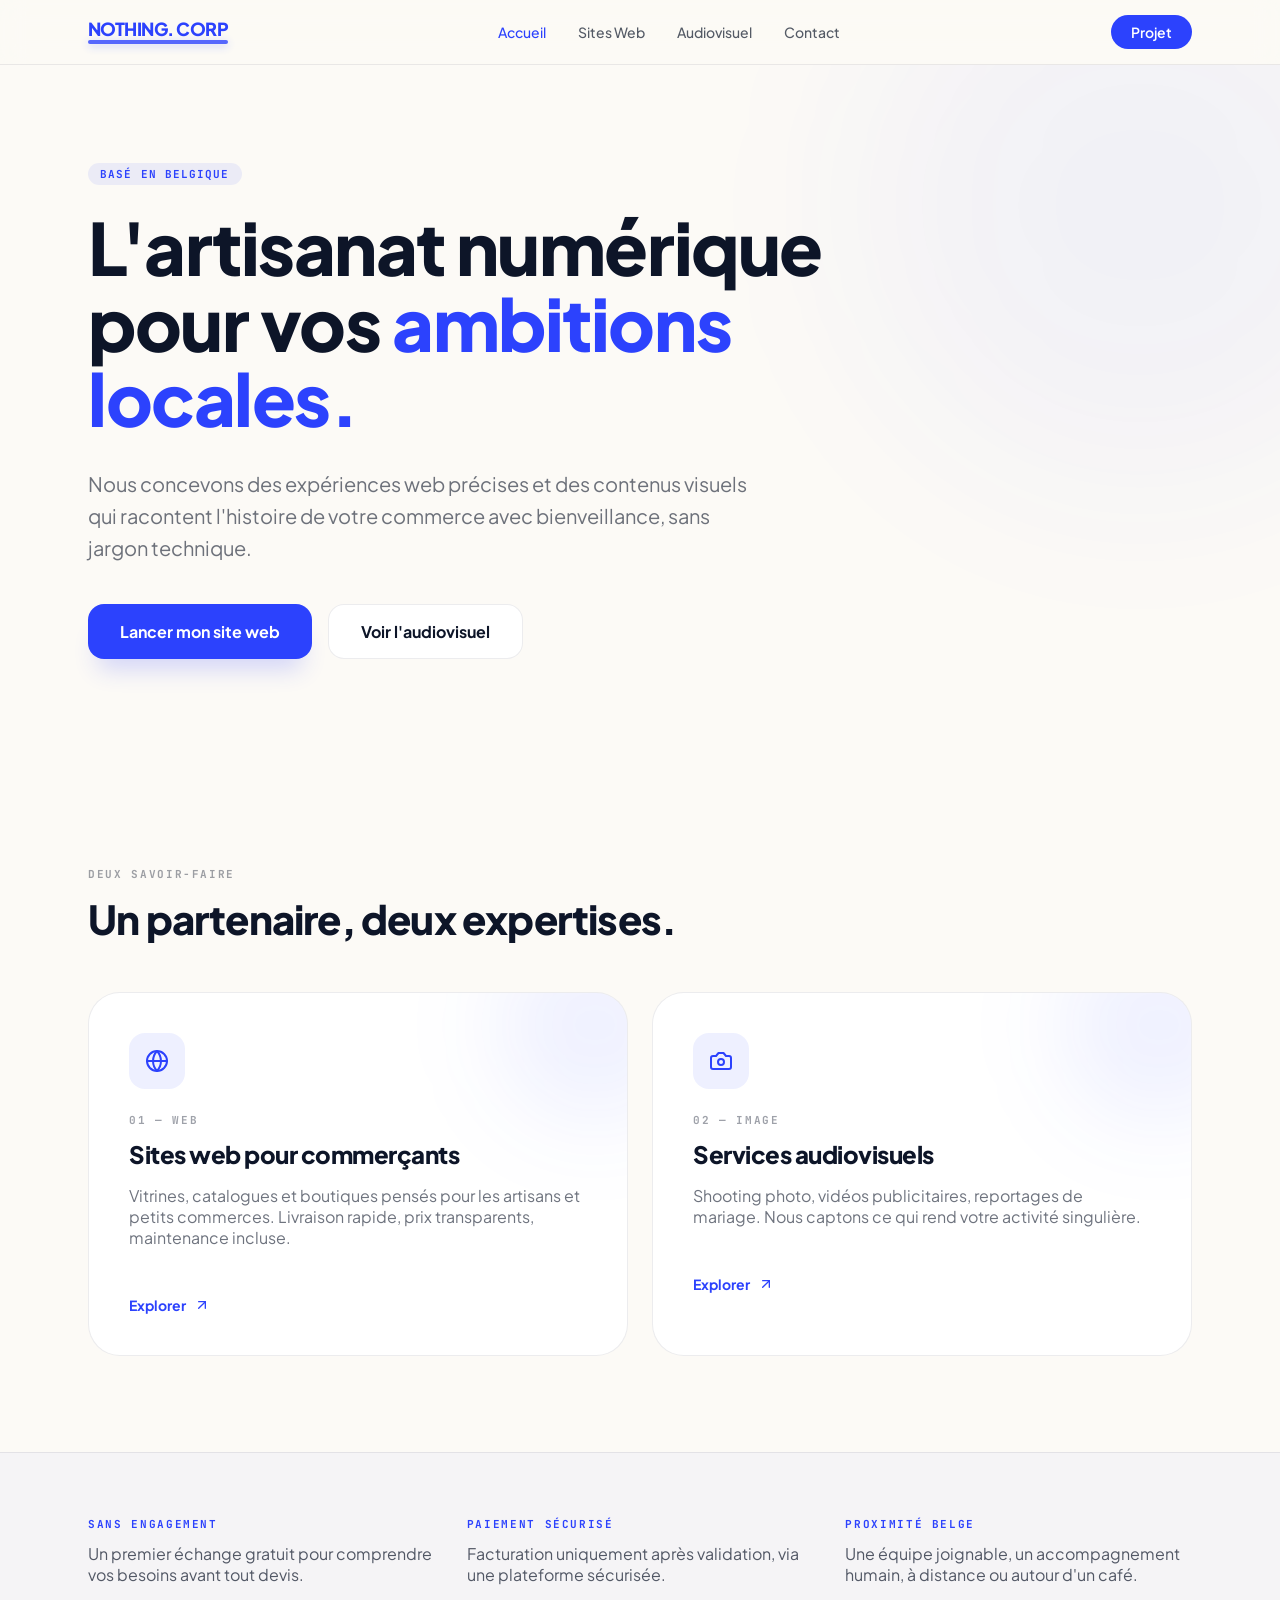
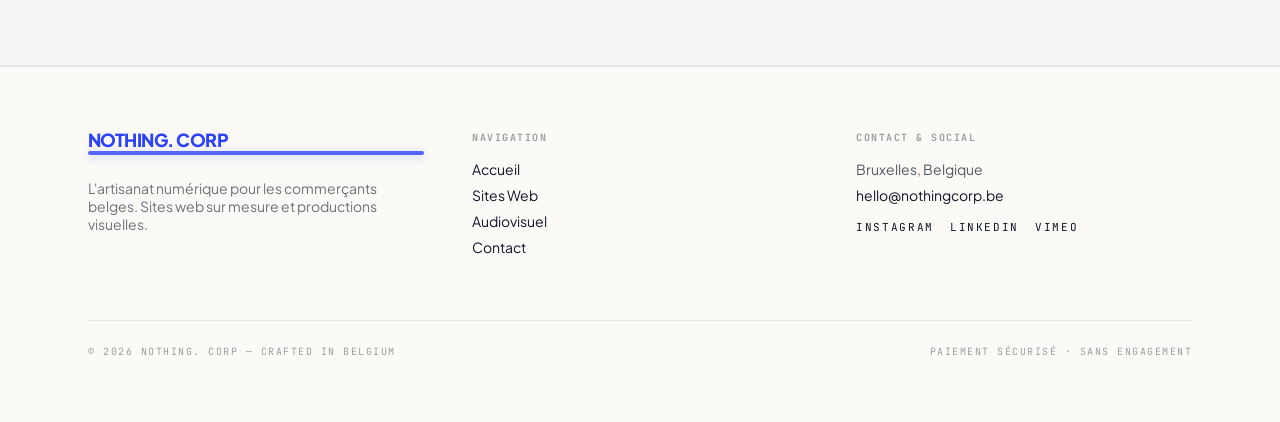
<file: index.html>
<!DOCTYPE html>
<html lang="fr">
<head>
<meta charset="UTF-8" />
<meta name="viewport" content="width=device-width, initial-scale=1" />
<title>Nothing. Corp — Sites web &amp; audiovisuel en Belgique</title>
<meta name="description" content="Agence belge spécialisée dans la création de sites web pour commerçants et les services audiovisuels : shooting photo, publicité, mariages." />
<meta name="author" content="Nothing. Corp" />
<meta property="og:title" content="Nothing. Corp — Sites web & audiovisuel" />
<meta property="og:description" content="L'artisanat numérique pour vos ambitions locales. Sites web sur mesure et productions visuelles en Belgique." />
<meta property="og:type" content="website" />
<meta name="twitter:card" content="summary_large_image" />
<link rel="icon" href="assets/favicon.svg" type="image/svg+xml" />
<link rel="icon" href="assets/favicon-32.png" type="image/png" sizes="32x32" />
<link rel="icon" href="assets/favicon.ico" sizes="any" />
<link rel="apple-touch-icon" href="assets/apple-touch-icon.png" />
<link rel="preconnect" href="https://fonts.googleapis.com" />
<link rel="preconnect" href="https://fonts.gstatic.com" crossorigin />
<link rel="stylesheet" href="https://fonts.googleapis.com/css2?family=Plus+Jakarta+Sans:ital,wght@0,400;0,500;0,600;0,700;0,800;1,400&family=JetBrains+Mono:wght@400;500&display=swap" />
<link rel="stylesheet" href="css/style.css" />
</head>
<body>

<header class="site-header">
  <div class="container">
    <a href="index.html" class="logo" aria-label="Nothing. Corp — Accueil">
      <span class="logo-text">NOTHING. CORP</span>
      <div class="logo-bar"></div>
    </a>

    <nav class="main-nav">
      <a href="index.html" data-nav-link="index.html">Accueil</a>
      <a href="sites-web.html" data-nav-link="sites-web.html">Sites Web</a>
      <a href="audiovisuel.html" data-nav-link="audiovisuel.html">Audiovisuel</a>
      <a href="contact.html" data-nav-link="contact.html">Contact</a>
    </nav>

    <div class="header-actions">
      <a href="contact.html" class="btn-header-cta">Projet</a>
      <button type="button" class="menu-toggle" data-menu-toggle aria-label="Ouvrir le menu">
        <svg class="icon-menu" viewBox="0 0 24 24" fill="none" stroke="currentColor" stroke-width="2" stroke-linecap="round" stroke-linejoin="round" width="20" height="20"><line x1="4" x2="20" y1="12" y2="12"/><line x1="4" x2="20" y1="6" y2="6"/><line x1="4" x2="20" y1="18" y2="18"/></svg>
        <svg class="icon-close" viewBox="0 0 24 24" fill="none" stroke="currentColor" stroke-width="2" stroke-linecap="round" stroke-linejoin="round" width="20" height="20" style="display:none"><path d="M18 6 6 18"/><path d="m6 6 12 12"/></svg>
      </button>
    </div>
  </div>

  <div class="mobile-nav" data-mobile-nav>
    <nav>
      <a href="index.html" data-nav-link="index.html">Accueil</a>
      <a href="sites-web.html" data-nav-link="sites-web.html">Sites Web</a>
      <a href="audiovisuel.html" data-nav-link="audiovisuel.html">Audiovisuel</a>
      <a href="contact.html" data-nav-link="contact.html">Contact</a>
      <a href="contact.html" class="mobile-cta">Démarrer un projet</a>
    </nav>
  </div>
</header>

<main>

  <!-- Hero -->
  <section class="hero">
    <div class="blob" style="width:560px;height:560px;top:0;right:0;transform:translate(25%,-25%);"></div>
    <div class="container">
      <div class="hero-content animate-entrance">
        <span class="eyebrow-pill">Basé en Belgique</span>
        <h1>L'artisanat numérique pour vos <span class="accent">ambitions locales.</span></h1>
        <p>Nous concevons des expériences web précises et des contenus visuels qui racontent l'histoire de votre commerce avec bienveillance, sans jargon technique.</p>
        <div class="hero-actions">
          <a href="sites-web.html" class="btn btn-primary">Lancer mon site web</a>
          <a href="audiovisuel.html" class="btn btn-outline">Voir l'audiovisuel</a>
        </div>
      </div>
    </div>
  </section>

  <!-- Deux savoir-faire -->
  <section class="section">
    <div class="container">
      <div class="section-head">
        <div>
          <div class="section-label">Deux savoir-faire</div>
          <h2 class="section-title">Un partenaire, deux expertises.</h2>
        </div>
      </div>

      <div class="services-grid">
        <a href="sites-web.html" class="service-card">
          <div class="glow"></div>
          <div class="inner">
            <div class="service-icon">
              <svg viewBox="0 0 24 24" fill="none" stroke="currentColor" stroke-width="2" stroke-linecap="round" stroke-linejoin="round" width="24" height="24"><circle cx="12" cy="12" r="10"/><path d="M2 12h20"/><path d="M12 2a15.3 15.3 0 0 1 4 10 15.3 15.3 0 0 1-4 10 15.3 15.3 0 0 1-4-10 15.3 15.3 0 0 1 4-10z"/></svg>
            </div>
            <div class="section-label">01 — Web</div>
            <h3>Sites web pour commerçants</h3>
            <p>Vitrines, catalogues et boutiques pensés pour les artisans et petits commerces. Livraison rapide, prix transparents, maintenance incluse.</p>
            <div class="service-link">
              Explorer
              <svg viewBox="0 0 24 24" fill="none" stroke="currentColor" stroke-width="2" stroke-linecap="round" stroke-linejoin="round" width="16" height="16"><path d="M7 7h10v10"/><path d="M7 17 17 7"/></svg>
            </div>
          </div>
        </a>

        <a href="audiovisuel.html" class="service-card">
          <div class="glow"></div>
          <div class="inner">
            <div class="service-icon">
              <svg viewBox="0 0 24 24" fill="none" stroke="currentColor" stroke-width="2" stroke-linecap="round" stroke-linejoin="round" width="24" height="24"><path d="M14.5 4h-5L7 7H4a2 2 0 0 0-2 2v9a2 2 0 0 0 2 2h16a2 2 0 0 0 2-2V9a2 2 0 0 0-2-2h-3l-2.5-3z"/><circle cx="12" cy="13" r="3"/></svg>
            </div>
            <div class="section-label">02 — Image</div>
            <h3>Services audiovisuels</h3>
            <p>Shooting photo, vidéos publicitaires, reportages de mariage. Nous captons ce qui rend votre activité singulière.</p>
            <div class="service-link">
              Explorer
              <svg viewBox="0 0 24 24" fill="none" stroke="currentColor" stroke-width="2" stroke-linecap="round" stroke-linejoin="round" width="16" height="16"><path d="M7 7h10v10"/><path d="M7 17 17 7"/></svg>
            </div>
          </div>
        </a>
      </div>
    </div>
  </section>

  <!-- Réassurance -->
  <section class="reassure-section">
    <div class="container reassure-grid">
      <div>
        <div class="reassure-title">Sans engagement</div>
        <p class="reassure-body">Un premier échange gratuit pour comprendre vos besoins avant tout devis.</p>
      </div>
      <div>
        <div class="reassure-title">Paiement sécurisé</div>
        <p class="reassure-body">Facturation uniquement après validation, via une plateforme sécurisée.</p>
      </div>
      <div>
        <div class="reassure-title">Proximité belge</div>
        <p class="reassure-body">Une équipe joignable, un accompagnement humain, à distance ou autour d'un café.</p>
      </div>
    </div>
  </section>

</main>

<footer class="site-footer">
  <div class="container">
    <div class="footer-grid">
      <div>
        <a href="index.html" class="logo" aria-label="Nothing. Corp — Accueil">
          <span class="logo-text">NOTHING. CORP</span>
          <div class="logo-bar"></div>
        </a>
        <p class="footer-desc">L'artisanat numérique pour les commerçants belges. Sites web sur mesure et productions visuelles.</p>
      </div>

      <div>
        <div class="footer-heading">Navigation</div>
        <ul class="footer-list">
          <li><a href="index.html">Accueil</a></li>
          <li><a href="sites-web.html">Sites Web</a></li>
          <li><a href="audiovisuel.html">Audiovisuel</a></li>
          <li><a href="contact.html">Contact</a></li>
        </ul>
      </div>

      <div>
        <div class="footer-heading">Contact &amp; Social</div>
        <ul class="footer-list">
          <li class="muted">Bruxelles, Belgique</li>
          <li><a href="mailto:hello@nothingcorp.be">hello@nothingcorp.be</a></li>
          <li class="footer-social">
            <a href="#" aria-label="Instagram">Instagram</a>
            <a href="#" aria-label="LinkedIn">LinkedIn</a>
            <a href="#" aria-label="Vimeo">Vimeo</a>
          </li>
        </ul>
      </div>
    </div>

    <div class="footer-bottom">
      <span>© <span data-year></span> Nothing. Corp — Crafted in Belgium</span>
      <span>Paiement sécurisé · Sans engagement</span>
    </div>
  </div>
</footer>

<script>document.querySelectorAll('[data-year]').forEach(el => el.textContent = new Date().getFullYear());</script>
<script src="js/main.js"></script>
</body>
</html>
</file>
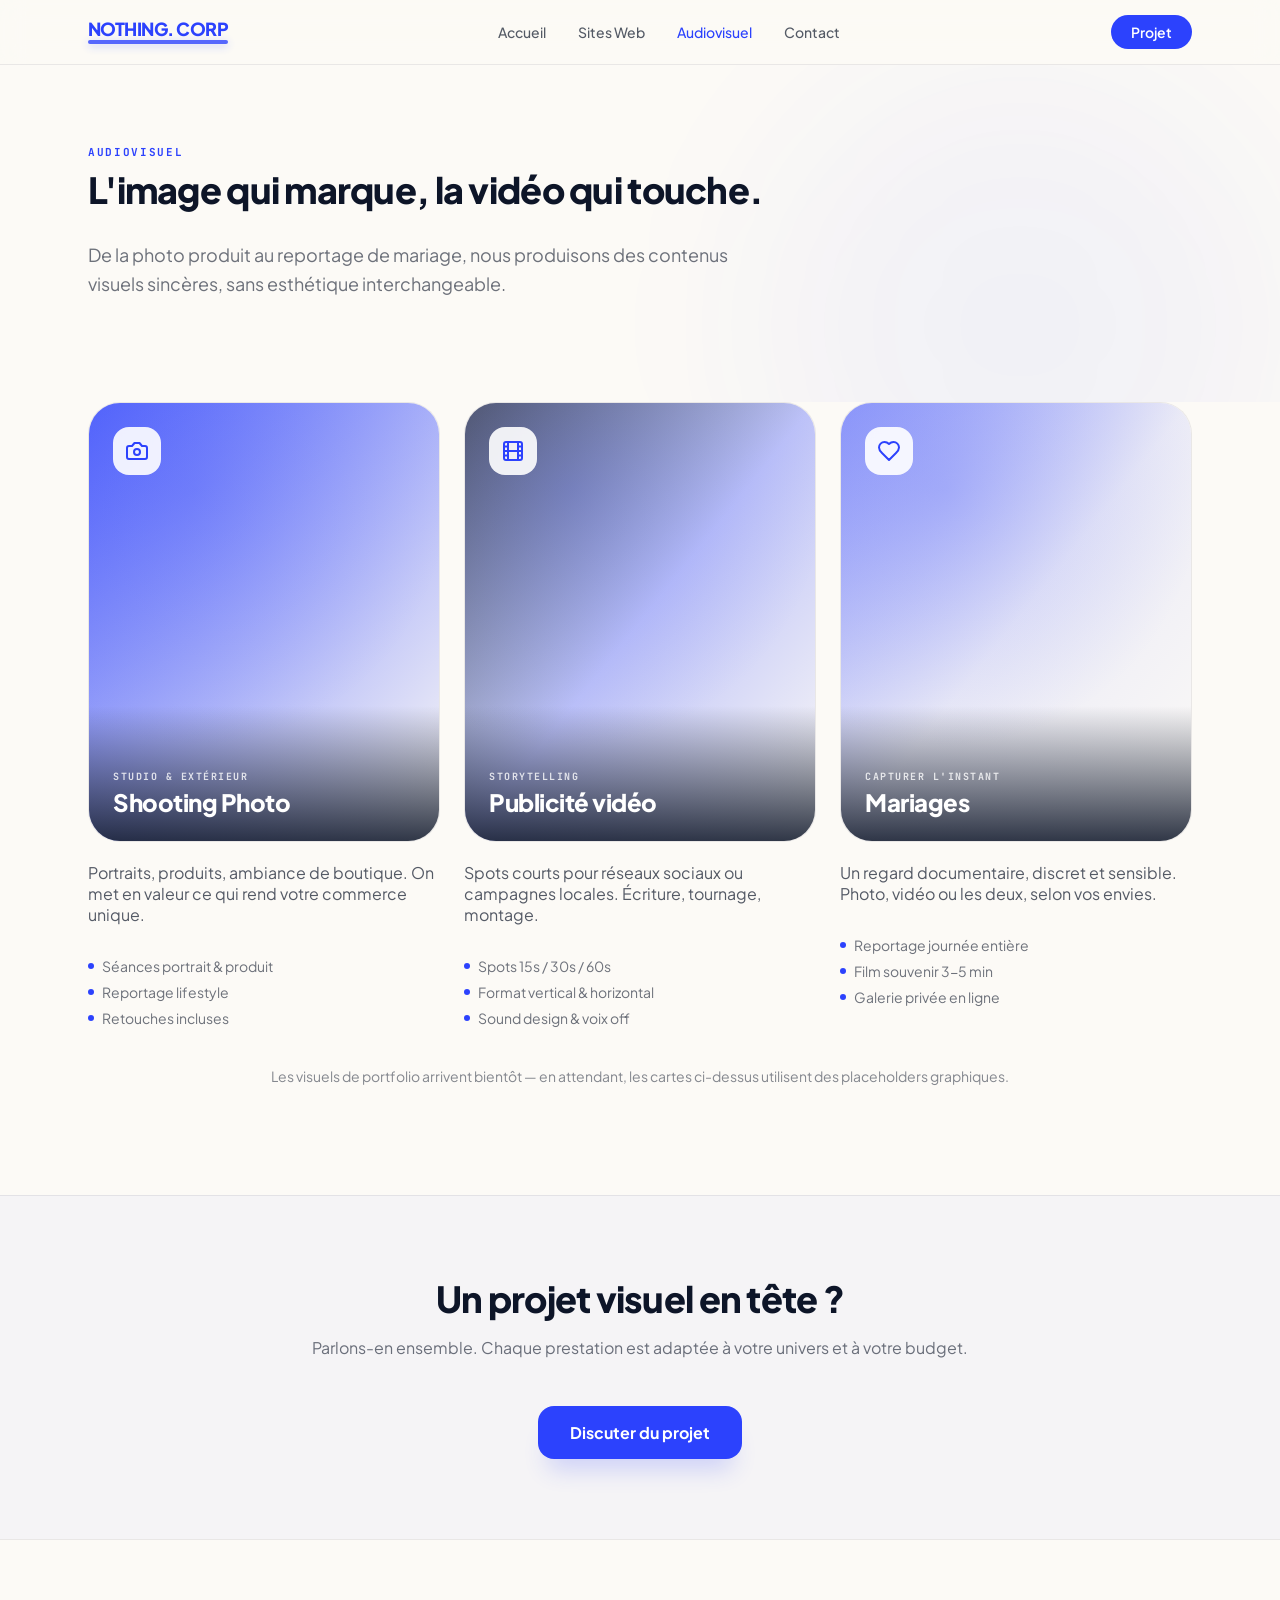
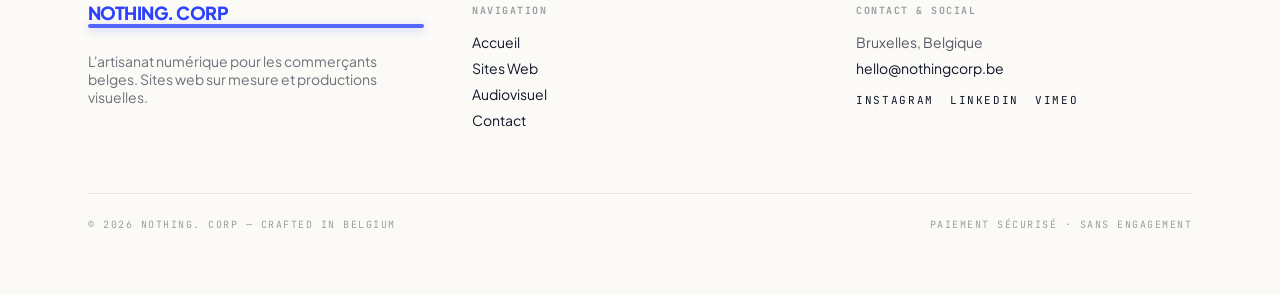
<file: audiovisuel.html>
<!DOCTYPE html>
<html lang="fr">
<head>
<meta charset="UTF-8" />
<meta name="viewport" content="width=device-width, initial-scale=1" />
<title>Services audiovisuels — Nothing. Corp</title>
<meta name="description" content="Shooting photo, publicités et reportages de mariage en Belgique. Une image qui raconte votre histoire." />
<meta property="og:title" content="Services audiovisuels — Nothing. Corp" />
<meta property="og:description" content="Photo, vidéo publicitaire et mariages. Une production visuelle soignée pour marques et particuliers." />
<link rel="icon" href="assets/favicon.svg" type="image/svg+xml" />
<link rel="icon" href="assets/favicon-32.png" type="image/png" sizes="32x32" />
<link rel="icon" href="assets/favicon.ico" sizes="any" />
<link rel="apple-touch-icon" href="assets/apple-touch-icon.png" />
<link rel="preconnect" href="https://fonts.googleapis.com" />
<link rel="preconnect" href="https://fonts.gstatic.com" crossorigin />
<link rel="stylesheet" href="https://fonts.googleapis.com/css2?family=Plus+Jakarta+Sans:ital,wght@0,400;0,500;0,600;0,700;0,800;1,400&family=JetBrains+Mono:wght@400;500&display=swap" />
<link rel="stylesheet" href="css/style.css" />
</head>
<body>

<header class="site-header">
  <div class="container">
    <a href="index.html" class="logo" aria-label="Nothing. Corp — Accueil">
      <span class="logo-text">NOTHING. CORP</span>
      <div class="logo-bar"></div>
    </a>

    <nav class="main-nav">
      <a href="index.html" data-nav-link="index.html">Accueil</a>
      <a href="sites-web.html" data-nav-link="sites-web.html">Sites Web</a>
      <a href="audiovisuel.html" data-nav-link="audiovisuel.html">Audiovisuel</a>
      <a href="contact.html" data-nav-link="contact.html">Contact</a>
    </nav>

    <div class="header-actions">
      <a href="contact.html" class="btn-header-cta">Projet</a>
      <button type="button" class="menu-toggle" data-menu-toggle aria-label="Ouvrir le menu">
        <svg class="icon-menu" viewBox="0 0 24 24" fill="none" stroke="currentColor" stroke-width="2" stroke-linecap="round" stroke-linejoin="round" width="20" height="20"><line x1="4" x2="20" y1="12" y2="12"/><line x1="4" x2="20" y1="6" y2="6"/><line x1="4" x2="20" y1="18" y2="18"/></svg>
        <svg class="icon-close" viewBox="0 0 24 24" fill="none" stroke="currentColor" stroke-width="2" stroke-linecap="round" stroke-linejoin="round" width="20" height="20" style="display:none"><path d="M18 6 6 18"/><path d="m6 6 12 12"/></svg>
      </button>
    </div>
  </div>

  <div class="mobile-nav" data-mobile-nav>
    <nav>
      <a href="index.html" data-nav-link="index.html">Accueil</a>
      <a href="sites-web.html" data-nav-link="sites-web.html">Sites Web</a>
      <a href="audiovisuel.html" data-nav-link="audiovisuel.html">Audiovisuel</a>
      <a href="contact.html" data-nav-link="contact.html">Contact</a>
      <a href="contact.html" class="mobile-cta">Démarrer un projet</a>
    </nav>
  </div>
</header>

<main>

  <!-- Intro -->
  <section class="hero section-tight">
    <div class="blob" style="width:520px;height:520px;top:0;right:0;"></div>
    <div class="container">
      <div style="max-width:48rem;">
        <div class="section-label accent">Audiovisuel</div>
        <h1 style="margin-top:0.75rem;font-size:2.25rem;">L'image qui marque, la vidéo qui touche.</h1>
        <p style="margin-top:1.5rem;max-width:42rem;font-size:1.125rem;color:color-mix(in oklab, var(--foreground) 60%, transparent);">De la photo produit au reportage de mariage, nous produisons des contenus visuels sincères, sans esthétique interchangeable.</p>
      </div>
    </div>
  </section>

  <!-- Services -->
  <section class="section-pb-24">
    <div class="container">
      <div class="av-grid">

        <article class="av-card">
          <div class="av-visual">
            <div class="gradient-bg" style="background:linear-gradient(to bottom right, color-mix(in oklab, var(--primary) 80%, transparent), color-mix(in oklab, var(--primary) 40%, transparent), transparent), var(--background);"></div>
            <div class="radial-glow" style="background:radial-gradient(circle at 30% 20%, color-mix(in oklab, var(--primary) 50%, transparent), transparent 60%);"></div>
            <div class="icon-badge">
              <svg viewBox="0 0 24 24" fill="none" stroke="currentColor" stroke-width="2" stroke-linecap="round" stroke-linejoin="round" width="24" height="24"><path d="M14.5 4h-5L7 7H4a2 2 0 0 0-2 2v9a2 2 0 0 0 2 2h16a2 2 0 0 0 2-2V9a2 2 0 0 0-2-2h-3l-2.5-3z"/><circle cx="12" cy="13" r="3"/></svg>
            </div>
            <div class="caption">
              <div class="eyebrow">Studio &amp; Extérieur</div>
              <h3>Shooting Photo</h3>
            </div>
          </div>
          <p>Portraits, produits, ambiance de boutique. On met en valeur ce qui rend votre commerce unique.</p>
          <ul class="av-bullets">
            <li><span class="dot"></span><span>Séances portrait &amp; produit</span></li>
            <li><span class="dot"></span><span>Reportage lifestyle</span></li>
            <li><span class="dot"></span><span>Retouches incluses</span></li>
          </ul>
        </article>

        <article class="av-card">
          <div class="av-visual">
            <div class="gradient-bg" style="background:linear-gradient(to bottom right, color-mix(in oklab, var(--foreground) 70%, transparent), color-mix(in oklab, var(--primary) 30%, transparent), transparent), var(--background);"></div>
            <div class="radial-glow" style="background:radial-gradient(circle at 30% 20%, color-mix(in oklab, var(--primary) 50%, transparent), transparent 60%);"></div>
            <div class="icon-badge">
              <svg viewBox="0 0 24 24" fill="none" stroke="currentColor" stroke-width="2" stroke-linecap="round" stroke-linejoin="round" width="24" height="24"><rect width="18" height="18" x="3" y="3" rx="2"/><path d="M7 3v18"/><path d="M3 7.5h4"/><path d="M3 12h18"/><path d="M3 16.5h4"/><path d="M17 3v18"/><path d="M17 7.5h4"/><path d="M17 16.5h4"/></svg>
            </div>
            <div class="caption">
              <div class="eyebrow">Storytelling</div>
              <h3>Publicité vidéo</h3>
            </div>
          </div>
          <p>Spots courts pour réseaux sociaux ou campagnes locales. Écriture, tournage, montage.</p>
          <ul class="av-bullets">
            <li><span class="dot"></span><span>Spots 15s / 30s / 60s</span></li>
            <li><span class="dot"></span><span>Format vertical &amp; horizontal</span></li>
            <li><span class="dot"></span><span>Sound design &amp; voix off</span></li>
          </ul>
        </article>

        <article class="av-card">
          <div class="av-visual">
            <div class="gradient-bg" style="background:linear-gradient(to bottom right, color-mix(in oklab, var(--primary) 50%, transparent), var(--primary-soft), transparent), var(--background);"></div>
            <div class="radial-glow" style="background:radial-gradient(circle at 30% 20%, color-mix(in oklab, var(--primary) 50%, transparent), transparent 60%);"></div>
            <div class="icon-badge">
              <svg viewBox="0 0 24 24" fill="none" stroke="currentColor" stroke-width="2" stroke-linecap="round" stroke-linejoin="round" width="24" height="24"><path d="M19 14c1.49-1.46 3-3.21 3-5.5A5.5 5.5 0 0 0 16.5 3c-1.76 0-3 .5-4.5 2-1.5-1.5-2.74-2-4.5-2A5.5 5.5 0 0 0 2 8.5c0 2.3 1.5 4.05 3 5.5l7 7Z"/></svg>
            </div>
            <div class="caption">
              <div class="eyebrow">Capturer l'instant</div>
              <h3>Mariages</h3>
            </div>
          </div>
          <p>Un regard documentaire, discret et sensible. Photo, vidéo ou les deux, selon vos envies.</p>
          <ul class="av-bullets">
            <li><span class="dot"></span><span>Reportage journée entière</span></li>
            <li><span class="dot"></span><span>Film souvenir 3-5 min</span></li>
            <li><span class="dot"></span><span>Galerie privée en ligne</span></li>
          </ul>
        </article>

      </div>

      <p class="av-note">Les visuels de portfolio arrivent bientôt — en attendant, les cartes ci-dessus utilisent des placeholders graphiques.</p>
    </div>
  </section>

  <!-- CTA -->
  <section class="cta-section">
    <div class="container">
      <h2>Un projet visuel en tête ?</h2>
      <p>Parlons-en ensemble. Chaque prestation est adaptée à votre univers et à votre budget.</p>
      <a href="contact.html?type=audiovisuel" class="btn btn-primary">Discuter du projet</a>
    </div>
  </section>

</main>

<footer class="site-footer">
  <div class="container">
    <div class="footer-grid">
      <div>
        <a href="index.html" class="logo" aria-label="Nothing. Corp — Accueil">
          <span class="logo-text">NOTHING. CORP</span>
          <div class="logo-bar"></div>
        </a>
        <p class="footer-desc">L'artisanat numérique pour les commerçants belges. Sites web sur mesure et productions visuelles.</p>
      </div>

      <div>
        <div class="footer-heading">Navigation</div>
        <ul class="footer-list">
          <li><a href="index.html">Accueil</a></li>
          <li><a href="sites-web.html">Sites Web</a></li>
          <li><a href="audiovisuel.html">Audiovisuel</a></li>
          <li><a href="contact.html">Contact</a></li>
        </ul>
      </div>

      <div>
        <div class="footer-heading">Contact &amp; Social</div>
        <ul class="footer-list">
          <li class="muted">Bruxelles, Belgique</li>
          <li><a href="mailto:hello@nothingcorp.be">hello@nothingcorp.be</a></li>
          <li class="footer-social">
            <a href="#" aria-label="Instagram">Instagram</a>
            <a href="#" aria-label="LinkedIn">LinkedIn</a>
            <a href="#" aria-label="Vimeo">Vimeo</a>
          </li>
        </ul>
      </div>
    </div>

    <div class="footer-bottom">
      <span>© <span data-year></span> Nothing. Corp — Crafted in Belgium</span>
      <span>Paiement sécurisé · Sans engagement</span>
    </div>
  </div>
</footer>

<script>document.querySelectorAll('[data-year]').forEach(el => el.textContent = new Date().getFullYear());</script>
<script src="js/main.js"></script>
</body>
</html>
</file>
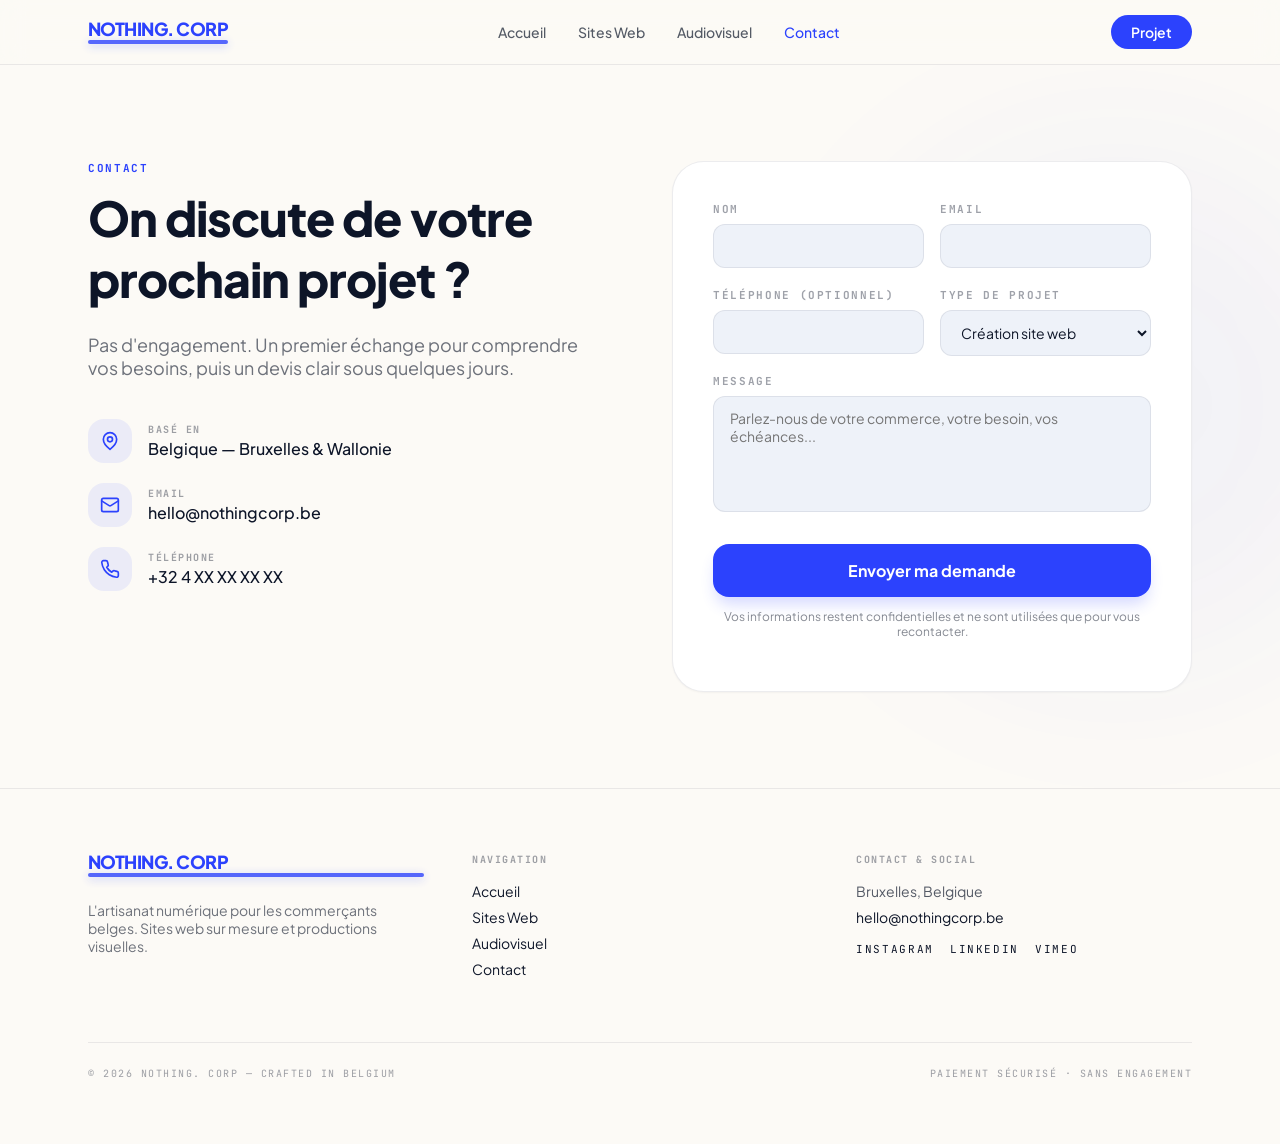
<file: contact.html>
<!DOCTYPE html>
<html lang="fr">
<head>
<meta charset="UTF-8" />
<meta name="viewport" content="width=device-width, initial-scale=1" />
<title>Contact — Nothing. Corp</title>
<meta name="description" content="Discutons de votre projet web ou audiovisuel. Sans engagement, réponse rapide." />
<meta property="og:title" content="Contact — Nothing. Corp" />
<meta property="og:description" content="Un premier contact pour cadrer votre projet, en toute simplicité." />
<link rel="icon" href="assets/favicon.svg" type="image/svg+xml" />
<link rel="icon" href="assets/favicon-32.png" type="image/png" sizes="32x32" />
<link rel="icon" href="assets/favicon.ico" sizes="any" />
<link rel="apple-touch-icon" href="assets/apple-touch-icon.png" />
<link rel="preconnect" href="https://fonts.googleapis.com" />
<link rel="preconnect" href="https://fonts.gstatic.com" crossorigin />
<link rel="stylesheet" href="https://fonts.googleapis.com/css2?family=Plus+Jakarta+Sans:ital,wght@0,400;0,500;0,600;0,700;0,800;1,400&family=JetBrains+Mono:wght@400;500&display=swap" />
<link rel="stylesheet" href="css/style.css" />
</head>
<body>

<header class="site-header">
  <div class="container">
    <a href="index.html" class="logo" aria-label="Nothing. Corp — Accueil">
      <span class="logo-text">NOTHING. CORP</span>
      <div class="logo-bar"></div>
    </a>

    <nav class="main-nav">
      <a href="index.html" data-nav-link="index.html">Accueil</a>
      <a href="sites-web.html" data-nav-link="sites-web.html">Sites Web</a>
      <a href="audiovisuel.html" data-nav-link="audiovisuel.html">Audiovisuel</a>
      <a href="contact.html" data-nav-link="contact.html">Contact</a>
    </nav>

    <div class="header-actions">
      <a href="contact.html" class="btn-header-cta">Projet</a>
      <button type="button" class="menu-toggle" data-menu-toggle aria-label="Ouvrir le menu">
        <svg class="icon-menu" viewBox="0 0 24 24" fill="none" stroke="currentColor" stroke-width="2" stroke-linecap="round" stroke-linejoin="round" width="20" height="20"><line x1="4" x2="20" y1="12" y2="12"/><line x1="4" x2="20" y1="6" y2="6"/><line x1="4" x2="20" y1="18" y2="18"/></svg>
        <svg class="icon-close" viewBox="0 0 24 24" fill="none" stroke="currentColor" stroke-width="2" stroke-linecap="round" stroke-linejoin="round" width="20" height="20" style="display:none"><path d="M18 6 6 18"/><path d="m6 6 12 12"/></svg>
      </button>
    </div>
  </div>

  <div class="mobile-nav" data-mobile-nav>
    <nav>
      <a href="index.html" data-nav-link="index.html">Accueil</a>
      <a href="sites-web.html" data-nav-link="sites-web.html">Sites Web</a>
      <a href="audiovisuel.html" data-nav-link="audiovisuel.html">Audiovisuel</a>
      <a href="contact.html" data-nav-link="contact.html">Contact</a>
      <a href="contact.html" class="mobile-cta">Démarrer un projet</a>
    </nav>
  </div>
</header>

<main>

  <section class="contact-section">
    <div class="blob" style="width:520px;height:520px;top:80px;right:-96px;"></div>
    <div class="container contact-grid">

      <!-- Gauche -->
      <div class="contact-intro">
        <div class="section-label accent">Contact</div>
        <h1>On discute de votre prochain projet ?</h1>
        <p>Pas d'engagement. Un premier échange pour comprendre vos besoins, puis un devis clair sous quelques jours.</p>

        <ul class="contact-info">
          <li>
            <div class="info-line">
              <div class="info-icon">
                <svg viewBox="0 0 24 24" fill="none" stroke="currentColor" stroke-width="2" stroke-linecap="round" stroke-linejoin="round" width="20" height="20"><path d="M20 10c0 6-8 12-8 12s-8-6-8-12a8 8 0 0 1 16 0Z"/><circle cx="12" cy="10" r="3"/></svg>
              </div>
              <div>
                <div class="info-label">Basé en</div>
                <div class="info-value">Belgique — Bruxelles &amp; Wallonie</div>
              </div>
            </div>
          </li>
          <li>
            <a href="mailto:hello@nothingcorp.be" class="info-line">
              <div class="info-icon">
                <svg viewBox="0 0 24 24" fill="none" stroke="currentColor" stroke-width="2" stroke-linecap="round" stroke-linejoin="round" width="20" height="20"><rect width="20" height="16" x="2" y="4" rx="2"/><path d="m22 7-8.97 5.7a1.94 1.94 0 0 1-2.06 0L2 7"/></svg>
              </div>
              <div>
                <div class="info-label">Email</div>
                <div class="info-value">hello@nothingcorp.be</div>
              </div>
            </a>
          </li>
          <li>
            <div class="info-line">
              <div class="info-icon">
                <svg viewBox="0 0 24 24" fill="none" stroke="currentColor" stroke-width="2" stroke-linecap="round" stroke-linejoin="round" width="20" height="20"><path d="M22 16.92v3a2 2 0 0 1-2.18 2 19.79 19.79 0 0 1-8.63-3.07 19.5 19.5 0 0 1-6-6 19.79 19.79 0 0 1-3.07-8.67A2 2 0 0 1 4.11 2h3a2 2 0 0 1 2 1.72c.127.96.361 1.903.7 2.81a2 2 0 0 1-.45 2.11L8.09 9.91a16 16 0 0 0 6 6l1.27-1.27a2 2 0 0 1 2.11-.45c.907.339 1.85.573 2.81.7A2 2 0 0 1 22 16.92z"/></svg>
              </div>
              <div>
                <div class="info-label">Téléphone</div>
                <div class="info-value">+32 4 XX XX XX XX</div>
              </div>
            </div>
          </li>
        </ul>
      </div>

      <!-- Formulaire -->
      <form class="contact-form" data-contact-form novalidate>
        <div class="form-row">
          <label class="field-block">
            <span class="field-name">Nom</span>
            <input type="text" name="name" autocomplete="name" class="form-input" />
            <span class="field-error" data-error-for="name"></span>
          </label>
          <label class="field-block">
            <span class="field-name">Email</span>
            <input type="email" name="email" autocomplete="email" class="form-input" />
            <span class="field-error" data-error-for="email"></span>
          </label>
        </div>

        <div class="form-row">
          <label class="field-block">
            <span class="field-name">Téléphone (optionnel)</span>
            <input type="tel" name="phone" autocomplete="tel" class="form-input" />
            <span class="field-error" data-error-for="phone"></span>
          </label>
          <label class="field-block">
            <span class="field-name">Type de projet</span>
            <select name="type" class="form-input">
              <option value="site-web">Création site web</option>
              <option value="audiovisuel">Service audiovisuel</option>
              <option value="les-deux">Les deux</option>
            </select>
          </label>
        </div>

        <div class="form-row" style="grid-template-columns: 1fr;">
          <label class="field-block">
            <span class="field-name">Message</span>
            <textarea name="message" rows="5" class="form-input" placeholder="Parlez-nous de votre commerce, votre besoin, vos échéances..."></textarea>
            <span class="field-error" data-error-for="message"></span>
          </label>
        </div>

        <button type="submit" class="btn-submit">Envoyer ma demande</button>
        <p class="form-privacy">Vos informations restent confidentielles et ne sont utilisées que pour vous recontacter.</p>
      </form>

    </div>
  </section>

</main>

<footer class="site-footer">
  <div class="container">
    <div class="footer-grid">
      <div>
        <a href="index.html" class="logo" aria-label="Nothing. Corp — Accueil">
          <span class="logo-text">NOTHING. CORP</span>
          <div class="logo-bar"></div>
        </a>
        <p class="footer-desc">L'artisanat numérique pour les commerçants belges. Sites web sur mesure et productions visuelles.</p>
      </div>

      <div>
        <div class="footer-heading">Navigation</div>
        <ul class="footer-list">
          <li><a href="index.html">Accueil</a></li>
          <li><a href="sites-web.html">Sites Web</a></li>
          <li><a href="audiovisuel.html">Audiovisuel</a></li>
          <li><a href="contact.html">Contact</a></li>
        </ul>
      </div>

      <div>
        <div class="footer-heading">Contact &amp; Social</div>
        <ul class="footer-list">
          <li class="muted">Bruxelles, Belgique</li>
          <li><a href="mailto:hello@nothingcorp.be">hello@nothingcorp.be</a></li>
          <li class="footer-social">
            <a href="#" aria-label="Instagram">Instagram</a>
            <a href="#" aria-label="LinkedIn">LinkedIn</a>
            <a href="#" aria-label="Vimeo">Vimeo</a>
          </li>
        </ul>
      </div>
    </div>

    <div class="footer-bottom">
      <span>© <span data-year></span> Nothing. Corp — Crafted in Belgium</span>
      <span>Paiement sécurisé · Sans engagement</span>
    </div>
  </div>
</footer>

<script>document.querySelectorAll('[data-year]').forEach(el => el.textContent = new Date().getFullYear());</script>
<script src="js/main.js"></script>
</body>
</html>
</file>
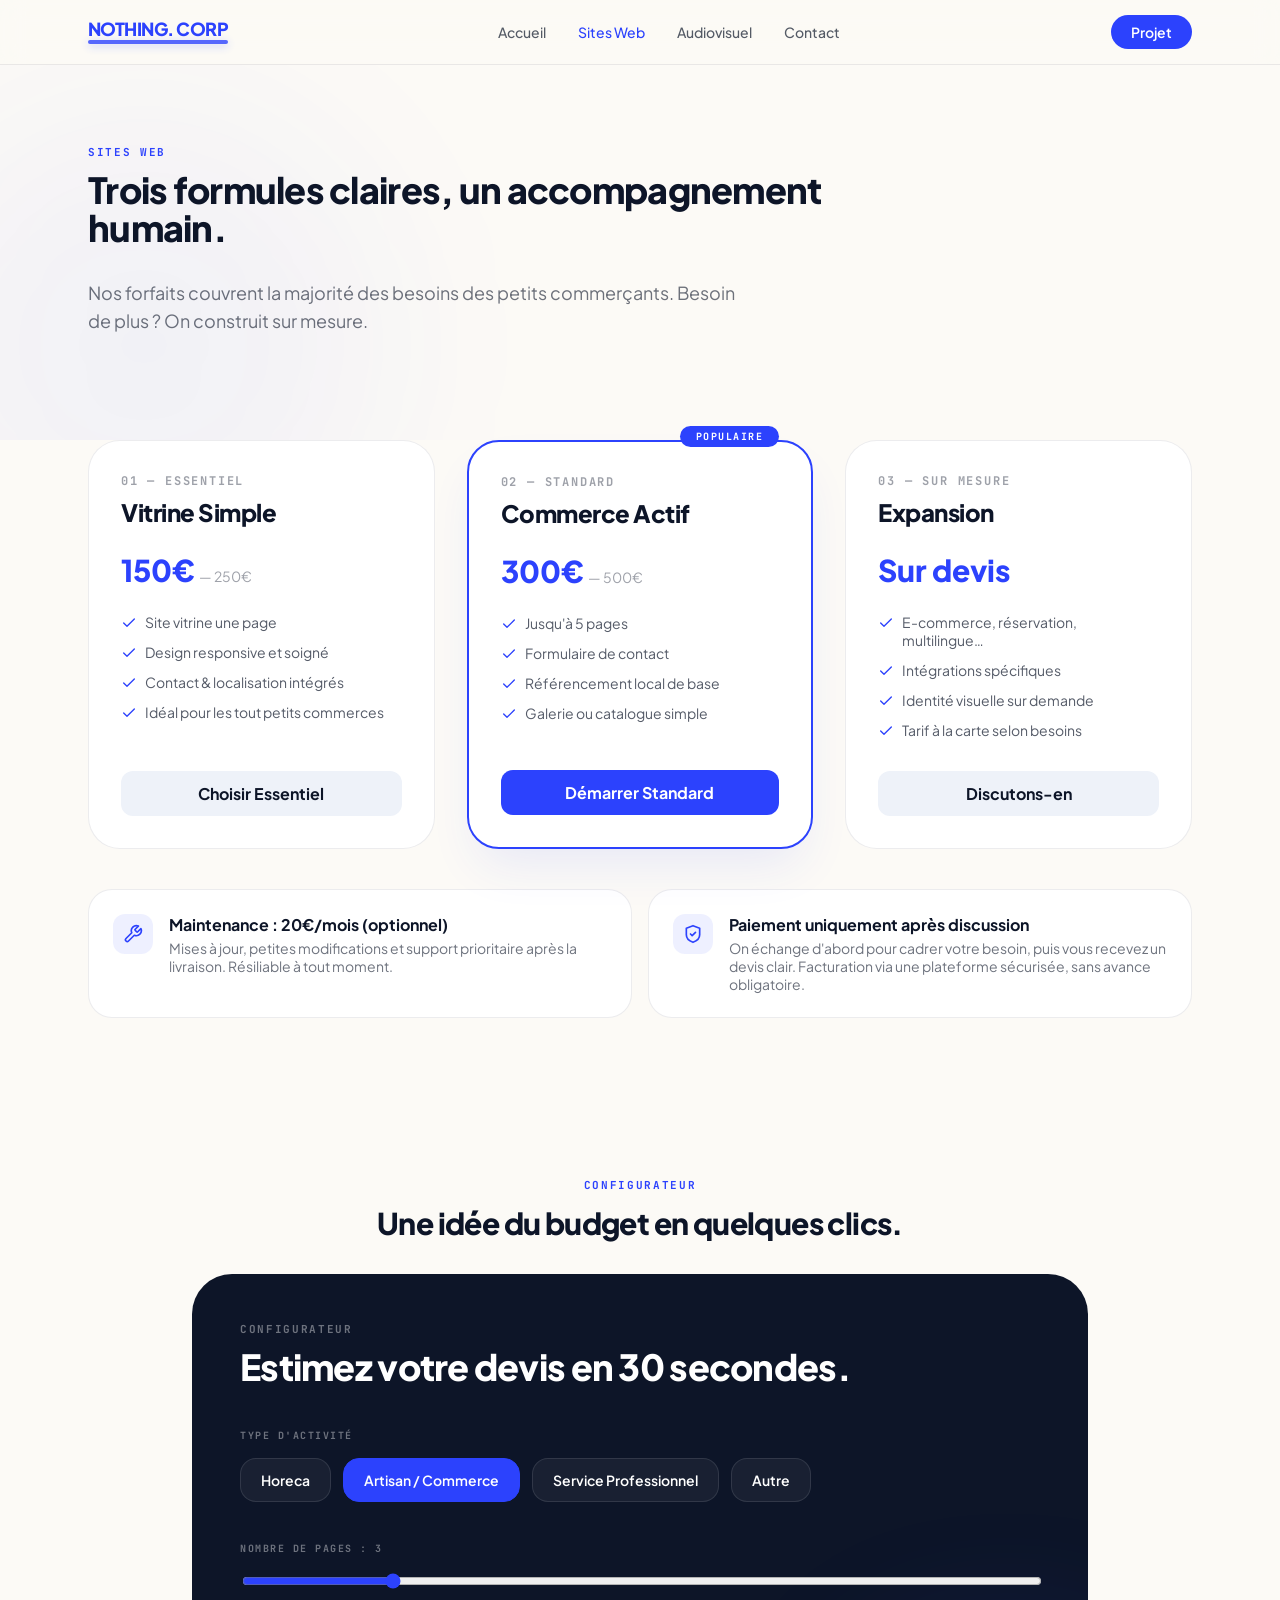
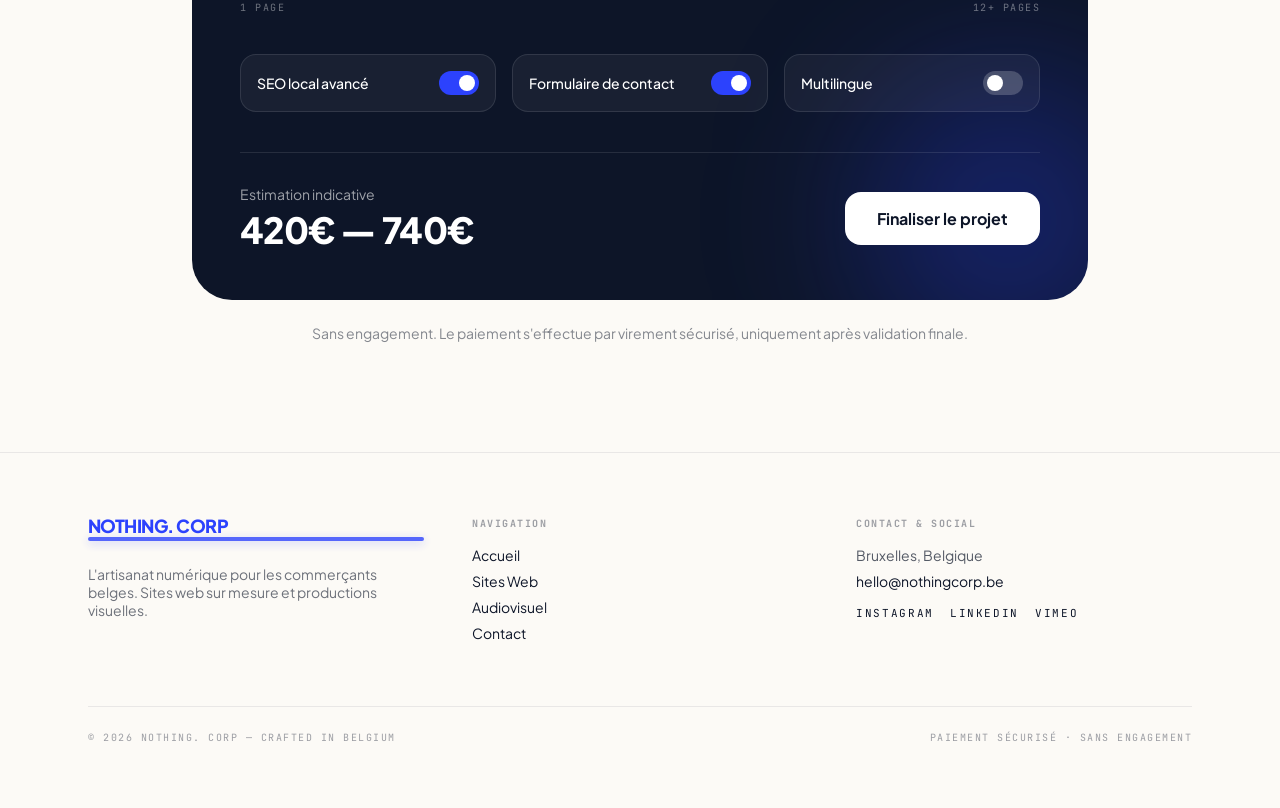
<file: sites-web.html>
<!DOCTYPE html>
<html lang="fr">
<head>
<meta charset="UTF-8" />
<meta name="viewport" content="width=device-width, initial-scale=1" />
<title>Sites web pour commerçants — Nothing. Corp</title>
<meta name="description" content="Forfaits transparents pour votre site vitrine ou catalogue : Essentiel dès 150€, Standard dès 300€, ou sur mesure. Configurez votre devis en ligne." />
<meta property="og:title" content="Sites web pour commerçants — Nothing. Corp" />
<meta property="og:description" content="Vitrines, catalogues et boutiques pour petits commerçants belges. Devis en ligne." />
<link rel="icon" href="assets/favicon.svg" type="image/svg+xml" />
<link rel="icon" href="assets/favicon-32.png" type="image/png" sizes="32x32" />
<link rel="icon" href="assets/favicon.ico" sizes="any" />
<link rel="apple-touch-icon" href="assets/apple-touch-icon.png" />
<link rel="preconnect" href="https://fonts.googleapis.com" />
<link rel="preconnect" href="https://fonts.gstatic.com" crossorigin />
<link rel="stylesheet" href="https://fonts.googleapis.com/css2?family=Plus+Jakarta+Sans:ital,wght@0,400;0,500;0,600;0,700;0,800;1,400&family=JetBrains+Mono:wght@400;500&display=swap" />
<link rel="stylesheet" href="css/style.css" />
</head>
<body>

<header class="site-header">
  <div class="container">
    <a href="index.html" class="logo" aria-label="Nothing. Corp — Accueil">
      <span class="logo-text">NOTHING. CORP</span>
      <div class="logo-bar"></div>
    </a>

    <nav class="main-nav">
      <a href="index.html" data-nav-link="index.html">Accueil</a>
      <a href="sites-web.html" data-nav-link="sites-web.html">Sites Web</a>
      <a href="audiovisuel.html" data-nav-link="audiovisuel.html">Audiovisuel</a>
      <a href="contact.html" data-nav-link="contact.html">Contact</a>
    </nav>

    <div class="header-actions">
      <a href="contact.html" class="btn-header-cta">Projet</a>
      <button type="button" class="menu-toggle" data-menu-toggle aria-label="Ouvrir le menu">
        <svg class="icon-menu" viewBox="0 0 24 24" fill="none" stroke="currentColor" stroke-width="2" stroke-linecap="round" stroke-linejoin="round" width="20" height="20"><line x1="4" x2="20" y1="12" y2="12"/><line x1="4" x2="20" y1="6" y2="6"/><line x1="4" x2="20" y1="18" y2="18"/></svg>
        <svg class="icon-close" viewBox="0 0 24 24" fill="none" stroke="currentColor" stroke-width="2" stroke-linecap="round" stroke-linejoin="round" width="20" height="20" style="display:none"><path d="M18 6 6 18"/><path d="m6 6 12 12"/></svg>
      </button>
    </div>
  </div>

  <div class="mobile-nav" data-mobile-nav>
    <nav>
      <a href="index.html" data-nav-link="index.html">Accueil</a>
      <a href="sites-web.html" data-nav-link="sites-web.html">Sites Web</a>
      <a href="audiovisuel.html" data-nav-link="audiovisuel.html">Audiovisuel</a>
      <a href="contact.html" data-nav-link="contact.html">Contact</a>
      <a href="contact.html" class="mobile-cta">Démarrer un projet</a>
    </nav>
  </div>
</header>

<main>

  <!-- Intro -->
  <section class="hero section-tight">
    <div class="blob" style="width:480px;height:480px;top:40px;left:-96px;"></div>
    <div class="container">
      <div style="max-width:48rem;">
        <div class="section-label accent">Sites Web</div>
        <h1 style="margin-top:0.75rem;font-size:2.25rem;">Trois formules claires, un accompagnement humain.</h1>
        <p style="margin-top:1.5rem;max-width:42rem;font-size:1.125rem;color:color-mix(in oklab, var(--foreground) 60%, transparent);">Nos forfaits couvrent la majorité des besoins des petits commerçants. Besoin de plus ? On construit sur mesure.</p>
      </div>
    </div>
  </section>

  <!-- Plans -->
  <section class="section-pb-16">
    <div class="container">
      <div class="plans-grid">

        <div class="plan-card">
          <div class="plan-eyebrow">01 — Essentiel</div>
          <h3>Vitrine Simple</h3>
          <div class="plan-price">150€<span class="hint">— 250€</span></div>
          <ul class="plan-features">
            <li><svg viewBox="0 0 24 24" fill="none" stroke="currentColor" stroke-width="2" stroke-linecap="round" stroke-linejoin="round" width="16" height="16"><path d="M20 6 9 17l-5-5"/></svg><span>Site vitrine une page</span></li>
            <li><svg viewBox="0 0 24 24" fill="none" stroke="currentColor" stroke-width="2" stroke-linecap="round" stroke-linejoin="round" width="16" height="16"><path d="M20 6 9 17l-5-5"/></svg><span>Design responsive et soigné</span></li>
            <li><svg viewBox="0 0 24 24" fill="none" stroke="currentColor" stroke-width="2" stroke-linecap="round" stroke-linejoin="round" width="16" height="16"><path d="M20 6 9 17l-5-5"/></svg><span>Contact &amp; localisation intégrés</span></li>
            <li><svg viewBox="0 0 24 24" fill="none" stroke="currentColor" stroke-width="2" stroke-linecap="round" stroke-linejoin="round" width="16" height="16"><path d="M20 6 9 17l-5-5"/></svg><span>Idéal pour les tout petits commerces</span></li>
          </ul>
          <a href="contact.html?type=site-web&message=Bonjour%2C%20je%20suis%20int%C3%A9ress%C3%A9(e)%20par%20le%20forfait%20Vitrine%20Simple." class="plan-cta ghost">Choisir Essentiel</a>
        </div>

        <div class="plan-card popular">
          <div class="plan-badge">Populaire</div>
          <div class="plan-eyebrow">02 — Standard</div>
          <h3>Commerce Actif</h3>
          <div class="plan-price">300€<span class="hint">— 500€</span></div>
          <ul class="plan-features">
            <li><svg viewBox="0 0 24 24" fill="none" stroke="currentColor" stroke-width="2" stroke-linecap="round" stroke-linejoin="round" width="16" height="16"><path d="M20 6 9 17l-5-5"/></svg><span>Jusqu'à 5 pages</span></li>
            <li><svg viewBox="0 0 24 24" fill="none" stroke="currentColor" stroke-width="2" stroke-linecap="round" stroke-linejoin="round" width="16" height="16"><path d="M20 6 9 17l-5-5"/></svg><span>Formulaire de contact</span></li>
            <li><svg viewBox="0 0 24 24" fill="none" stroke="currentColor" stroke-width="2" stroke-linecap="round" stroke-linejoin="round" width="16" height="16"><path d="M20 6 9 17l-5-5"/></svg><span>Référencement local de base</span></li>
            <li><svg viewBox="0 0 24 24" fill="none" stroke="currentColor" stroke-width="2" stroke-linecap="round" stroke-linejoin="round" width="16" height="16"><path d="M20 6 9 17l-5-5"/></svg><span>Galerie ou catalogue simple</span></li>
          </ul>
          <a href="contact.html?type=site-web&message=Bonjour%2C%20je%20suis%20int%C3%A9ress%C3%A9(e)%20par%20le%20forfait%20Commerce%20Actif." class="plan-cta solid">Démarrer Standard</a>
        </div>

        <div class="plan-card">
          <div class="plan-eyebrow">03 — Sur mesure</div>
          <h3>Expansion</h3>
          <div class="plan-price">Sur devis</div>
          <ul class="plan-features">
            <li><svg viewBox="0 0 24 24" fill="none" stroke="currentColor" stroke-width="2" stroke-linecap="round" stroke-linejoin="round" width="16" height="16"><path d="M20 6 9 17l-5-5"/></svg><span>E-commerce, réservation, multilingue…</span></li>
            <li><svg viewBox="0 0 24 24" fill="none" stroke="currentColor" stroke-width="2" stroke-linecap="round" stroke-linejoin="round" width="16" height="16"><path d="M20 6 9 17l-5-5"/></svg><span>Intégrations spécifiques</span></li>
            <li><svg viewBox="0 0 24 24" fill="none" stroke="currentColor" stroke-width="2" stroke-linecap="round" stroke-linejoin="round" width="16" height="16"><path d="M20 6 9 17l-5-5"/></svg><span>Identité visuelle sur demande</span></li>
            <li><svg viewBox="0 0 24 24" fill="none" stroke="currentColor" stroke-width="2" stroke-linecap="round" stroke-linejoin="round" width="16" height="16"><path d="M20 6 9 17l-5-5"/></svg><span>Tarif à la carte selon besoins</span></li>
          </ul>
          <a href="contact.html?type=site-web&message=Bonjour%2C%20je%20suis%20int%C3%A9ress%C3%A9(e)%20par%20le%20forfait%20Expansion." class="plan-cta ghost">Discutons-en</a>
        </div>

      </div>

      <!-- Notes -->
      <div class="notes-grid">
        <div class="note-card">
          <div class="note-icon">
            <svg viewBox="0 0 24 24" fill="none" stroke="currentColor" stroke-width="2" stroke-linecap="round" stroke-linejoin="round" width="20" height="20"><path d="M14.7 6.3a1 1 0 0 0 0 1.4l1.6 1.6a1 1 0 0 0 1.4 0l3.77-3.77a6 6 0 0 1-7.94 7.94l-6.91 6.91a2.12 2.12 0 0 1-3-3l6.91-6.91a6 6 0 0 1 7.94-7.94z"/></svg>
          </div>
          <div>
            <div class="title">Maintenance : 20€/mois (optionnel)</div>
            <p>Mises à jour, petites modifications et support prioritaire après la livraison. Résiliable à tout moment.</p>
          </div>
        </div>
        <div class="note-card">
          <div class="note-icon">
            <svg viewBox="0 0 24 24" fill="none" stroke="currentColor" stroke-width="2" stroke-linecap="round" stroke-linejoin="round" width="20" height="20"><path d="M20 13c0 5-3.5 7.5-8 9-4.5-1.5-8-4-8-9V5l8-3 8 3z"/><path d="m9 12 2 2 4-4"/></svg>
          </div>
          <div>
            <div class="title">Paiement uniquement après discussion</div>
            <p>On échange d'abord pour cadrer votre besoin, puis vous recevez un devis clair. Facturation via une plateforme sécurisée, sans avance obligatoire.</p>
          </div>
        </div>
      </div>
    </div>
  </section>

  <!-- Configurateur -->
  <section class="section">
    <div class="container">
      <div class="configurator-wrap">
        <div class="configurator-head">
          <div class="section-label accent">Configurateur</div>
          <h2 class="section-title" style="font-size:1.875rem;">Une idée du budget en quelques clics.</h2>
        </div>

        <div data-configurator>
          <div class="configurator-box">
            <div class="glow"></div>
            <div class="configurator-inner">
              <div class="configurator-label">Configurateur</div>
              <h3>Estimez votre devis en 30 secondes.</h3>

              <div class="configurator-fields">
                <!-- Activité -->
                <div>
                  <label class="field-label">Type d'activité</label>
                  <div class="activity-choices">
                    <button type="button" class="activity-btn" data-activity="horeca">Horeca</button>
                    <button type="button" class="activity-btn active" data-activity="artisan">Artisan / Commerce</button>
                    <button type="button" class="activity-btn" data-activity="service">Service Professionnel</button>
                    <button type="button" class="activity-btn" data-activity="autre">Autre</button>
                  </div>
                </div>

                <!-- Pages -->
                <div>
                  <label class="field-label" data-pages-label>Nombre de pages : 3</label>
                  <input type="range" min="1" max="12" value="3" data-pages-input />
                  <div class="range-row">
                    <span>1 page</span>
                    <span>12+ pages</span>
                  </div>
                </div>

                <!-- Toggles -->
                <div class="toggles-grid">
                  <button type="button" class="toggle-btn" data-toggle="seo">
                    <span class="label">SEO local avancé</span>
                    <span class="toggle-switch on"><span class="toggle-dot"></span></span>
                  </button>
                  <button type="button" class="toggle-btn" data-toggle="form">
                    <span class="label">Formulaire de contact</span>
                    <span class="toggle-switch on"><span class="toggle-dot"></span></span>
                  </button>
                  <button type="button" class="toggle-btn" data-toggle="multi">
                    <span class="label">Multilingue</span>
                    <span class="toggle-switch"><span class="toggle-dot"></span></span>
                  </button>
                </div>

                <!-- Total -->
                <div class="configurator-total">
                  <div>
                    <div class="estimation-label">Estimation indicative</div>
                    <div class="estimation-value" data-estimation>300€ — 500€</div>
                  </div>
                  <button type="button" class="btn-finalize" data-finalize>Finaliser le projet</button>
                </div>
              </div>
            </div>
          </div>
          <p class="configurator-footnote">Sans engagement. Le paiement s'effectue par virement sécurisé, uniquement après validation finale.</p>
        </div>
      </div>
    </div>
  </section>

</main>

<footer class="site-footer">
  <div class="container">
    <div class="footer-grid">
      <div>
        <a href="index.html" class="logo" aria-label="Nothing. Corp — Accueil">
          <span class="logo-text">NOTHING. CORP</span>
          <div class="logo-bar"></div>
        </a>
        <p class="footer-desc">L'artisanat numérique pour les commerçants belges. Sites web sur mesure et productions visuelles.</p>
      </div>

      <div>
        <div class="footer-heading">Navigation</div>
        <ul class="footer-list">
          <li><a href="index.html">Accueil</a></li>
          <li><a href="sites-web.html">Sites Web</a></li>
          <li><a href="audiovisuel.html">Audiovisuel</a></li>
          <li><a href="contact.html">Contact</a></li>
        </ul>
      </div>

      <div>
        <div class="footer-heading">Contact &amp; Social</div>
        <ul class="footer-list">
          <li class="muted">Bruxelles, Belgique</li>
          <li><a href="mailto:hello@nothingcorp.be">hello@nothingcorp.be</a></li>
          <li class="footer-social">
            <a href="#" aria-label="Instagram">Instagram</a>
            <a href="#" aria-label="LinkedIn">LinkedIn</a>
            <a href="#" aria-label="Vimeo">Vimeo</a>
          </li>
        </ul>
      </div>
    </div>

    <div class="footer-bottom">
      <span>© <span data-year></span> Nothing. Corp — Crafted in Belgium</span>
      <span>Paiement sécurisé · Sans engagement</span>
    </div>
  </div>
</footer>

<script>document.querySelectorAll('[data-year]').forEach(el => el.textContent = new Date().getFullYear());</script>
<script src="js/main.js"></script>
</body>
</html>
</file>
<file: css/style.css>
/* ==========================================================================
   Nothing. Corp — feuille de style statique
   Conversion depuis le projet React/Tailwind (Lovable) vers HTML/CSS/JS pur
   ========================================================================== */

:root {
  --radius: 1rem;
  --radius-sm: 0.75rem;
  --radius-md: 0.875rem;
  --radius-lg: 1rem;
  --radius-xl: 1.25rem;
  --radius-2xl: 1.5rem;
  --radius-3xl: 2rem;
  --radius-4xl: 2.5rem;

  --background: oklch(0.985 0.005 85);
  --foreground: oklch(0.20 0.04 265);
  --card: oklch(1 0 0);
  --primary: oklch(0.51 0.27 268);
  --primary-foreground: oklch(1 0 0);
  --primary-soft: color-mix(in oklab, var(--primary) 8%, transparent);
  --secondary: oklch(0.96 0.01 265);
  --secondary-foreground: oklch(0.20 0.04 265);
  --muted-foreground: oklch(0.50 0.03 265);
  --destructive: oklch(0.577 0.245 27.325);
  --border: color-mix(in oklab, var(--foreground) 8%, transparent);

  --font-display: "Plus Jakarta Sans", ui-sans-serif, system-ui, sans-serif;
  --font-mono: "JetBrains Mono", ui-monospace, monospace;
  --ease-out-expo: cubic-bezier(0.16, 1, 0.3, 1);
}

* {
  box-sizing: border-box;
  border-color: var(--border);
}

html {
  scroll-behavior: smooth;
}

body {
  margin: 0;
  background-color: var(--background);
  color: var(--foreground);
  font-family: var(--font-display);
  -webkit-font-smoothing: antialiased;
  min-height: 100vh;
  display: flex;
  flex-direction: column;
}

main {
  flex: 1;
}

a {
  color: inherit;
  text-decoration: none;
}

ul {
  list-style: none;
  margin: 0;
  padding: 0;
}

img, svg {
  display: block;
}

button, input, textarea, select {
  font: inherit;
  color: inherit;
}

.container {
  max-width: 72rem;
  margin: 0 auto;
  padding: 0 1.5rem;
}

/* ---------- Keyframes ---------- */
@keyframes float {
  0%, 100% { transform: translate(0, 0); }
  50% { transform: translate(-10px, 15px); }
}

@keyframes entrance {
  from { opacity: 0; transform: translateY(20px); }
  to { opacity: 1; transform: translateY(0); }
}

.animate-entrance {
  animation: entrance 0.8s var(--ease-out-expo) both;
}

.blob {
  pointer-events: none;
  position: absolute;
  z-index: -1;
  border-radius: 999px;
  background-color: var(--primary-soft);
  opacity: 0.6;
  filter: blur(100px);
  animation: float 12s infinite ease-in-out;
}

/* ==========================================================================
   Header
   ========================================================================== */

.site-header {
  position: sticky;
  top: 0;
  z-index: 50;
  border-bottom: 1px solid var(--border);
  background-color: color-mix(in oklab, var(--background) 80%, transparent);
  backdrop-filter: blur(12px);
}

.site-header .container {
  height: 4rem;
  display: flex;
  align-items: center;
  justify-content: space-between;
}

.logo {
  display: flex;
  flex-direction: column;
}

.logo-text {
  font-family: var(--font-display);
  font-size: 1.125rem;
  font-weight: 800;
  line-height: 1;
  letter-spacing: -0.03em;
  color: var(--primary);
}

.logo-bar {
  margin-top: 0.125rem;
  height: 0.25rem;
  width: 100%;
  border-radius: 999px;
  background-color: var(--primary);
  opacity: 0.8;
  box-shadow: 0 2px 10px color-mix(in oklab, var(--primary) 35%, transparent);
}

.main-nav {
  display: none;
  align-items: center;
  gap: 2rem;
  font-size: 0.875rem;
  font-weight: 500;
  color: color-mix(in oklab, var(--foreground) 70%, transparent);
}

.main-nav a {
  transition: color 0.2s;
}

.main-nav a:hover,
.main-nav a.active {
  color: var(--primary);
}

.header-actions {
  display: flex;
  align-items: center;
  gap: 0.5rem;
}

.btn-header-cta {
  display: none;
  border-radius: 999px;
  background-color: var(--primary);
  padding: 0.5rem 1.25rem;
  font-size: 0.875rem;
  font-weight: 600;
  color: var(--primary-foreground);
  transition: box-shadow 0.2s, transform 0.1s;
}

.btn-header-cta:hover {
  box-shadow: 0 10px 25px -5px color-mix(in oklab, var(--primary) 20%, transparent);
}

.btn-header-cta:active {
  transform: scale(0.95);
}

.menu-toggle {
  display: inline-flex;
  align-items: center;
  justify-content: center;
  width: 2.5rem;
  height: 2.5rem;
  border-radius: 999px;
  border: 1px solid var(--border);
  background: transparent;
  cursor: pointer;
}

.mobile-nav {
  display: none;
  border-top: 1px solid var(--border);
  background-color: var(--background);
}

.mobile-nav.open {
  display: block;
}

.mobile-nav nav {
  display: flex;
  flex-direction: column;
  gap: 0.25rem;
  padding: 1rem 1.5rem;
}

.mobile-nav a {
  border-radius: 0.75rem;
  padding: 0.75rem;
  font-size: 1rem;
  font-weight: 500;
  color: color-mix(in oklab, var(--foreground) 80%, transparent);
}

.mobile-nav a:hover,
.mobile-nav a.active {
  background-color: var(--primary-soft);
  color: var(--primary);
}

.mobile-nav .mobile-cta {
  margin-top: 0.5rem;
  border-radius: 999px;
  background-color: var(--primary);
  padding: 0.75rem;
  text-align: center;
  font-size: 0.875rem;
  font-weight: 600;
  color: var(--primary-foreground);
}

@media (min-width: 768px) {
  .main-nav { display: flex; }
  .btn-header-cta { display: inline-block; }
  .menu-toggle { display: none; }
  .mobile-nav { display: none !important; }
}

/* ==========================================================================
   Footer
   ========================================================================== */

.site-footer {
  border-top: 1px solid var(--border);
  background-color: var(--background);
}

.site-footer .container {
  padding-top: 4rem;
  padding-bottom: 4rem;
}

.footer-grid {
  display: grid;
  gap: 3rem;
}

@media (min-width: 768px) {
  .footer-grid { grid-template-columns: repeat(3, 1fr); }
}

.footer-desc {
  margin-top: 1.5rem;
  max-width: 20rem;
  font-size: 0.875rem;
  color: color-mix(in oklab, var(--foreground) 60%, transparent);
}

.footer-heading {
  font-family: var(--font-mono);
  font-size: 0.625rem;
  font-weight: 700;
  text-transform: uppercase;
  letter-spacing: 0.15em;
  color: color-mix(in oklab, var(--foreground) 40%, transparent);
}

.footer-list {
  margin-top: 1rem;
  display: flex;
  flex-direction: column;
  gap: 0.5rem;
  font-size: 0.875rem;
}

.footer-list a:hover { color: var(--primary); }

.footer-list .muted {
  color: color-mix(in oklab, var(--foreground) 70%, transparent);
}

.footer-social {
  display: flex;
  gap: 1rem;
  padding-top: 0.5rem;
  font-family: var(--font-mono);
  font-size: 0.6875rem;
  text-transform: uppercase;
  letter-spacing: 0.15em;
}

.footer-bottom {
  margin-top: 4rem;
  display: flex;
  flex-direction: column;
  align-items: flex-start;
  justify-content: space-between;
  gap: 0.5rem;
  border-top: 1px solid var(--border);
  padding-top: 1.5rem;
  font-family: var(--font-mono);
  font-size: 0.625rem;
  text-transform: uppercase;
  letter-spacing: 0.15em;
  color: color-mix(in oklab, var(--foreground) 40%, transparent);
}

@media (min-width: 640px) {
  .footer-bottom {
    flex-direction: row;
    align-items: center;
  }
}

/* ==========================================================================
   Buttons génériques
   ========================================================================== */

.btn {
  display: inline-flex;
  align-items: center;
  justify-content: center;
  gap: 0.5rem;
  border-radius: 1rem;
  font-weight: 700;
  cursor: pointer;
  border: none;
  transition: transform 0.2s, box-shadow 0.2s, background-color 0.2s, color 0.2s;
}

.btn-primary {
  background-color: var(--primary);
  color: var(--primary-foreground);
  padding: 1rem 2rem;
  box-shadow: 0 20px 25px -10px color-mix(in oklab, var(--primary) 20%, transparent);
}

.btn-primary:hover { transform: translateY(-4px); }

.btn-outline {
  background-color: var(--card);
  border: 1px solid var(--border);
  padding: 1rem 2rem;
}

.btn-outline:hover { background-color: var(--primary-soft); }

/* ==========================================================================
   Hero
   ========================================================================== */

.hero {
  position: relative;
  overflow: hidden;
  padding: 6rem 0 7rem;
}

.hero-content { max-width: 48rem; }

.eyebrow-pill {
  display: inline-block;
  margin-bottom: 1.5rem;
  border-radius: 999px;
  background-color: var(--primary-soft);
  padding: 0.25rem 0.75rem;
  font-family: var(--font-mono);
  font-size: 0.6875rem;
  font-weight: 700;
  text-transform: uppercase;
  letter-spacing: 0.1em;
  color: var(--primary);
}

.hero h1 {
  margin: 0 0 2rem;
  font-size: 2.75rem;
  font-weight: 800;
  line-height: 1.05;
  letter-spacing: -0.02em;
}

.hero h1 .accent { color: var(--primary); }

.hero p {
  margin: 0 0 2.5rem;
  max-width: 42rem;
  font-size: 1.125rem;
  line-height: 1.6;
  color: color-mix(in oklab, var(--foreground) 60%, transparent);
}

.hero-actions {
  display: flex;
  flex-wrap: wrap;
  gap: 1rem;
}

@media (min-width: 640px) {
  .hero h1 { font-size: 3.75rem; }
}

@media (min-width: 768px) {
  .hero h1 { font-size: 4.5rem; }
  .hero p { font-size: 1.25rem; }
}

/* ==========================================================================
   Sections génériques
   ========================================================================== */

.section { position: relative; padding: 6rem 0; }
.section-tight { padding: 5rem 0 4rem; }
.section-pb-16 { padding-bottom: 4rem; }
.section-pb-24 { padding-bottom: 6rem; }

.section-head {
  margin-bottom: 3rem;
  display: flex;
  align-items: flex-end;
  justify-content: space-between;
  gap: 1.5rem;
}

.section-label {
  font-family: var(--font-mono);
  font-size: 0.6875rem;
  font-weight: 700;
  text-transform: uppercase;
  letter-spacing: 0.15em;
  color: color-mix(in oklab, var(--foreground) 40%, transparent);
}

.section-label.accent { color: var(--primary); }

.section-title {
  margin: 0.75rem 0 0;
  font-size: 2.25rem;
  font-weight: 800;
  letter-spacing: -0.02em;
}

/* ---------- Services grid (home) ---------- */

.services-grid {
  display: grid;
  gap: 1.5rem;
}

@media (min-width: 768px) {
  .services-grid { grid-template-columns: repeat(2, 1fr); }
}

.service-card {
  position: relative;
  overflow: hidden;
  border-radius: 2rem;
  border: 1px solid var(--border);
  background-color: var(--card);
  padding: 2.5rem;
  transition: transform 0.2s, border-color 0.2s, box-shadow 0.2s;
  display: block;
}

.service-card:hover {
  transform: translateY(-4px);
  border-color: color-mix(in oklab, var(--primary) 30%, transparent);
  box-shadow: 0 20px 25px -12px color-mix(in oklab, var(--primary) 5%, transparent);
}

.service-card .glow {
  position: absolute;
  top: -4rem;
  right: -4rem;
  width: 12rem;
  height: 12rem;
  border-radius: 999px;
  background-color: var(--primary-soft);
  filter: blur(48px);
  transition: opacity 0.2s;
}

.service-card:hover .glow { opacity: 0.8; }

.service-card .inner { position: relative; }

.service-icon {
  margin-bottom: 1.5rem;
  display: inline-flex;
  width: 3.5rem;
  height: 3.5rem;
  align-items: center;
  justify-content: center;
  border-radius: 1rem;
  background-color: var(--primary-soft);
  color: var(--primary);
}

.service-card h3 {
  margin: 0.75rem 0 0;
  font-size: 1.5rem;
  font-weight: 800;
  letter-spacing: -0.02em;
}

.service-card p {
  margin-top: 1rem;
  color: color-mix(in oklab, var(--foreground) 60%, transparent);
}

.service-link {
  margin-top: 2rem;
  display: inline-flex;
  align-items: center;
  gap: 0.5rem;
  font-size: 0.875rem;
  font-weight: 700;
  color: var(--primary);
}

.service-card:hover .service-link svg {
  transform: translate(2px, -2px);
}

.service-link svg { transition: transform 0.2s; }

/* ---------- Reassurance strip ---------- */

.reassure-section {
  border-top: 1px solid var(--border);
  border-bottom: 1px solid var(--border);
  background-color: color-mix(in oklab, var(--primary-soft) 40%, transparent);
  padding: 4rem 0;
}

.reassure-grid {
  display: grid;
  gap: 2rem;
}

@media (min-width: 768px) {
  .reassure-grid { grid-template-columns: repeat(3, 1fr); }
}

.reassure-title {
  font-family: var(--font-mono);
  font-size: 0.6875rem;
  font-weight: 700;
  text-transform: uppercase;
  letter-spacing: 0.15em;
  color: var(--primary);
}

.reassure-body {
  margin-top: 0.75rem;
  color: color-mix(in oklab, var(--foreground) 70%, transparent);
}

/* ==========================================================================
   Plans (sites-web)
   ========================================================================== */

.plans-grid {
  display: grid;
  gap: 1.5rem;
}

@media (min-width: 768px) {
  .plans-grid { grid-template-columns: repeat(3, 1fr); gap: 2rem; }
}

.plan-card {
  position: relative;
  display: flex;
  flex-direction: column;
  border-radius: 2rem;
  padding: 2rem;
  border: 1px solid var(--border);
  background-color: var(--card);
  transition: border-color 0.2s;
}

.plan-card:hover { border-color: color-mix(in oklab, var(--primary) 30%, transparent); }

.plan-card.popular {
  border: 2px solid var(--primary);
  box-shadow: 0 25px 50px -12px color-mix(in oklab, var(--primary) 10%, transparent);
}

.plan-badge {
  position: absolute;
  top: -1rem;
  right: 2rem;
  border-radius: 999px;
  background-color: var(--primary);
  padding: 0.25rem 1rem;
  font-family: var(--font-mono);
  font-size: 0.625rem;
  font-weight: 700;
  text-transform: uppercase;
  letter-spacing: 0.15em;
  color: var(--primary-foreground);
}

.plan-eyebrow {
  font-family: var(--font-mono);
  font-size: 0.75rem;
  font-weight: 700;
  text-transform: uppercase;
  letter-spacing: 0.15em;
  color: color-mix(in oklab, var(--foreground) 40%, transparent);
}

.plan-card h3 {
  margin: 0.5rem 0 0;
  font-size: 1.5rem;
  font-weight: 800;
  letter-spacing: -0.02em;
}

.plan-price {
  margin-top: 1.5rem;
  font-size: 1.875rem;
  font-weight: 800;
  color: var(--primary);
}

.plan-price .hint {
  margin-left: 0.25rem;
  font-size: 0.875rem;
  font-weight: 400;
  color: color-mix(in oklab, var(--foreground) 40%, transparent);
}

.plan-features {
  margin: 1.5rem 0 2rem;
  flex-grow: 1;
  display: flex;
  flex-direction: column;
  gap: 0.75rem;
  font-size: 0.875rem;
  color: color-mix(in oklab, var(--foreground) 70%, transparent);
}

.plan-features li {
  display: flex;
  align-items: flex-start;
  gap: 0.5rem;
}

.plan-features svg {
  margin-top: 0.125rem;
  flex-shrink: 0;
  color: var(--primary);
}

.plan-cta {
  width: 100%;
  border-radius: 0.75rem;
  padding: 0.75rem;
  text-align: center;
  font-weight: 700;
  transition: background-color 0.2s, color 0.2s, transform 0.1s;
}

.plan-cta.solid {
  background-color: var(--primary);
  color: var(--primary-foreground);
}
.plan-cta.solid:active { transform: scale(0.95); }

.plan-cta.ghost {
  background-color: var(--secondary);
  color: var(--foreground);
}
.plan-cta.ghost:hover {
  background-color: var(--primary);
  color: var(--primary-foreground);
}

.notes-grid {
  margin-top: 2.5rem;
  display: grid;
  gap: 1rem;
}

@media (min-width: 768px) {
  .notes-grid { grid-template-columns: repeat(2, 1fr); }
}

.note-card {
  display: flex;
  gap: 1rem;
  border-radius: 1.5rem;
  border: 1px solid var(--border);
  background-color: var(--card);
  padding: 1.5rem;
}

.note-icon {
  display: flex;
  flex-shrink: 0;
  width: 2.5rem;
  height: 2.5rem;
  align-items: center;
  justify-content: center;
  border-radius: 0.75rem;
  background-color: var(--primary-soft);
  color: var(--primary);
}

.note-card .title { font-weight: 700; }
.note-card p {
  margin: 0.25rem 0 0;
  font-size: 0.875rem;
  color: color-mix(in oklab, var(--foreground) 60%, transparent);
}

/* ==========================================================================
   Configurateur de devis
   ========================================================================== */

.configurator-wrap { max-width: 56rem; margin: 0 auto; }

.configurator-head {
  margin-bottom: 2rem;
  text-align: center;
}

.configurator-box {
  position: relative;
  overflow: hidden;
  border-radius: 2.5rem;
  background-color: var(--foreground);
  padding: 2rem;
  color: white;
}

@media (min-width: 768px) {
  .configurator-box { padding: 3rem; }
}

.configurator-box .glow {
  position: absolute;
  bottom: -4rem;
  right: -4rem;
  width: 18rem;
  height: 18rem;
  border-radius: 999px;
  background-color: color-mix(in oklab, var(--primary) 30%, transparent);
  filter: blur(80px);
  pointer-events: none;
}

.configurator-inner { position: relative; z-index: 1; }

.configurator-label {
  font-family: var(--font-mono);
  font-size: 0.6875rem;
  font-weight: 700;
  text-transform: uppercase;
  letter-spacing: 0.15em;
  color: rgba(255,255,255,0.4);
}

.configurator-box h3 {
  margin: 0.5rem 0 0;
  font-size: 1.875rem;
  font-weight: 800;
  letter-spacing: -0.02em;
}

@media (min-width: 768px) {
  .configurator-box h3 { font-size: 2.25rem; }
}

.configurator-fields {
  margin-top: 2.5rem;
  display: flex;
  flex-direction: column;
  gap: 2.5rem;
}

.field-label {
  display: block;
  margin-bottom: 1rem;
  font-family: var(--font-mono);
  font-size: 0.625rem;
  font-weight: 700;
  text-transform: uppercase;
  letter-spacing: 0.15em;
  color: rgba(255,255,255,0.4);
}

.activity-choices {
  display: flex;
  flex-wrap: wrap;
  gap: 0.75rem;
}

.activity-btn {
  border-radius: 1rem;
  border: 1px solid rgba(255,255,255,0.1);
  background-color: rgba(255,255,255,0.05);
  padding: 0.75rem 1.25rem;
  font-size: 0.875rem;
  font-weight: 600;
  color: white;
  cursor: pointer;
  transition: all 0.15s;
}

.activity-btn:hover { background-color: rgba(255,255,255,0.1); }

.activity-btn.active {
  border-color: var(--primary);
  background-color: var(--primary);
  color: var(--primary-foreground);
}

.range-row {
  display: flex;
  justify-content: space-between;
  margin-top: 0.5rem;
  font-family: var(--font-mono);
  font-size: 0.625rem;
  text-transform: uppercase;
  letter-spacing: 0.15em;
  color: rgba(255,255,255,0.4);
}

input[type="range"] {
  width: 100%;
  accent-color: var(--primary);
}

.toggles-grid {
  display: grid;
  gap: 1rem;
}

@media (min-width: 768px) {
  .toggles-grid { grid-template-columns: repeat(3, 1fr); }
}

.toggle-btn {
  display: flex;
  align-items: center;
  justify-content: space-between;
  border-radius: 1rem;
  border: 1px solid rgba(255,255,255,0.1);
  background-color: rgba(255,255,255,0.05);
  padding: 1rem;
  text-align: left;
  cursor: pointer;
  color: white;
  transition: background-color 0.15s;
}

.toggle-btn:hover { background-color: rgba(255,255,255,0.1); }

.toggle-btn .label { font-size: 0.875rem; font-weight: 500; }

.toggle-switch {
  position: relative;
  flex-shrink: 0;
  width: 2.5rem;
  height: 1.5rem;
  border-radius: 999px;
  background-color: rgba(255,255,255,0.2);
  transition: background-color 0.2s;
}

.toggle-switch.on { background-color: var(--primary); }

.toggle-dot {
  position: absolute;
  top: 0.25rem;
  left: 0.25rem;
  width: 1rem;
  height: 1rem;
  border-radius: 999px;
  background-color: white;
  transition: left 0.2s;
}

.toggle-switch.on .toggle-dot { left: 1.25rem; }

.configurator-total {
  display: grid;
  gap: 1.5rem;
  border-top: 1px solid rgba(255,255,255,0.1);
  padding-top: 2rem;
}

@media (min-width: 640px) {
  .configurator-total {
    grid-template-columns: minmax(0, 1fr) auto;
    align-items: center;
  }
}

.estimation-label { font-size: 0.875rem; color: rgba(255,255,255,0.6); }

.estimation-value {
  margin-top: 0.25rem;
  font-size: 1.875rem;
  font-weight: 800;
  letter-spacing: -0.02em;
}

@media (min-width: 768px) {
  .estimation-value { font-size: 2.25rem; }
}

.btn-finalize {
  flex-shrink: 0;
  border-radius: 1rem;
  background-color: white;
  padding: 1rem 1.5rem;
  font-weight: 700;
  color: var(--foreground);
  cursor: pointer;
  border: none;
  transition: transform 0.2s;
}

@media (min-width: 768px) {
  .btn-finalize { padding: 1rem 2rem; }
}

.btn-finalize:hover { transform: scale(1.05); }

.configurator-footnote {
  margin-top: 1.5rem;
  text-align: center;
  font-size: 0.875rem;
  color: color-mix(in oklab, var(--foreground) 50%, transparent);
}

/* ==========================================================================
   Audiovisuel — cartes de service
   ========================================================================== */

.av-grid {
  display: grid;
  gap: 1.5rem;
}

@media (min-width: 768px) {
  .av-grid { grid-template-columns: repeat(3, 1fr); }
}

.av-card { display: flex; flex-direction: column; }

.av-visual {
  position: relative;
  aspect-ratio: 4 / 5;
  overflow: hidden;
  border-radius: 2rem;
  border: 1px solid var(--border);
  background-color: var(--background);
}

.av-visual .gradient-bg {
  position: absolute;
  inset: 0;
}

.av-visual .radial-glow {
  position: absolute;
  inset: 0;
  opacity: 0.4;
}

.av-visual .icon-badge {
  position: absolute;
  top: 1.5rem;
  left: 1.5rem;
  display: flex;
  width: 3rem;
  height: 3rem;
  align-items: center;
  justify-content: center;
  border-radius: 1rem;
  background-color: rgba(255,255,255,0.9);
  color: var(--primary);
  backdrop-filter: blur(4px);
}

.av-visual .caption {
  position: absolute;
  inset-inline: 0;
  bottom: 0;
  padding: 4rem 1.5rem 1.5rem;
  background: linear-gradient(to top, color-mix(in oklab, var(--foreground) 85%, transparent), transparent);
  color: white;
}

.av-visual .caption .eyebrow {
  font-family: var(--font-mono);
  font-size: 0.625rem;
  font-weight: 700;
  text-transform: uppercase;
  letter-spacing: 0.15em;
  opacity: 0.8;
}

.av-visual .caption h3 {
  margin: 0.25rem 0 0;
  font-size: 1.5rem;
  font-weight: 800;
  letter-spacing: -0.02em;
}

.av-card > p {
  margin-top: 1.25rem;
  color: color-mix(in oklab, var(--foreground) 70%, transparent);
}

.av-bullets {
  margin-top: 1rem;
  display: flex;
  flex-direction: column;
  gap: 0.5rem;
  font-size: 0.875rem;
  color: color-mix(in oklab, var(--foreground) 60%, transparent);
}

.av-bullets li {
  display: flex;
  align-items: flex-start;
  gap: 0.5rem;
}

.av-bullets .dot {
  margin-top: 0.375rem;
  width: 0.375rem;
  height: 0.375rem;
  flex-shrink: 0;
  border-radius: 999px;
  background-color: var(--primary);
}

.av-note {
  margin-top: 2.5rem;
  text-align: center;
  font-size: 0.875rem;
  color: color-mix(in oklab, var(--foreground) 50%, transparent);
}

.cta-section {
  border-top: 1px solid var(--border);
  background-color: color-mix(in oklab, var(--primary-soft) 40%, transparent);
  padding: 5rem 0;
  text-align: center;
}

.cta-section .container { max-width: 56rem; }

.cta-section h2 {
  font-size: 1.875rem;
  font-weight: 800;
  letter-spacing: -0.02em;
  margin: 0;
}

@media (min-width: 768px) {
  .cta-section h2 { font-size: 2.25rem; }
}

.cta-section p {
  margin-top: 1rem;
  color: color-mix(in oklab, var(--foreground) 60%, transparent);
}

.cta-section .btn-primary {
  margin-top: 2rem;
  display: inline-block;
}

/* ==========================================================================
   Contact
   ========================================================================== */

.contact-section {
  position: relative;
  overflow: hidden;
  padding: 6rem 0;
}

.contact-grid {
  display: grid;
  gap: 3rem;
}

@media (min-width: 768px) {
  .contact-grid {
    grid-template-columns: repeat(2, 1fr);
    gap: 4rem;
  }
}

.contact-intro h1 {
  margin: 0.75rem 0 0;
  font-size: 2.25rem;
  font-weight: 800;
  letter-spacing: -0.02em;
}

@media (min-width: 768px) {
  .contact-intro h1 { font-size: 3rem; }
}

.contact-intro p {
  margin-top: 1.5rem;
  font-size: 1.125rem;
  color: color-mix(in oklab, var(--foreground) 60%, transparent);
}

.contact-info {
  margin-top: 2.5rem;
  display: flex;
  flex-direction: column;
  gap: 1.25rem;
}

.info-line {
  display: flex;
  align-items: center;
  gap: 1rem;
}

.info-line:hover { color: var(--primary); }

.info-icon {
  display: flex;
  flex-shrink: 0;
  width: 2.75rem;
  height: 2.75rem;
  align-items: center;
  justify-content: center;
  border-radius: 1rem;
  background-color: var(--primary-soft);
  color: var(--primary);
}

.info-label {
  font-family: var(--font-mono);
  font-size: 0.625rem;
  font-weight: 700;
  text-transform: uppercase;
  letter-spacing: 0.15em;
  color: color-mix(in oklab, var(--foreground) 40%, transparent);
}

.info-value {
  margin-top: 0.125rem;
  font-weight: 500;
}

.contact-form {
  border-radius: 2rem;
  border: 1px solid var(--border);
  background-color: var(--card);
  padding: 1.5rem;
  box-shadow: 0 1px 2px rgba(0,0,0,0.04);
}

@media (min-width: 768px) {
  .contact-form { padding: 2.5rem; }
}

.form-row {
  display: grid;
  gap: 1rem;
  margin-top: 1rem;
}

.form-row:first-child { margin-top: 0; }

@media (min-width: 768px) {
  .form-row { grid-template-columns: repeat(2, 1fr); }
}

.field-block { display: block; }

.field-block .field-name {
  margin-bottom: 0.5rem;
  display: block;
  font-family: var(--font-mono);
  font-size: 0.6875rem;
  font-weight: 700;
  text-transform: uppercase;
  letter-spacing: 0.15em;
  color: color-mix(in oklab, var(--foreground) 40%, transparent);
}

.form-input {
  width: 100%;
  border-radius: 0.75rem;
  border: 1px solid var(--border);
  background-color: var(--secondary);
  padding: 0.75rem 1rem;
  font-size: 0.875rem;
  outline: none;
  transition: border-color 0.15s, box-shadow 0.15s;
}

.form-input:focus {
  border-color: var(--primary);
  box-shadow: 0 0 0 1px var(--primary);
}

textarea.form-input { resize: none; }

.field-error {
  margin-top: 0.25rem;
  display: block;
  font-size: 0.75rem;
  color: var(--destructive);
}

.btn-submit {
  margin-top: 1.5rem;
  width: 100%;
  border-radius: 1rem;
  border: none;
  background-color: var(--primary);
  padding: 1rem;
  font-weight: 700;
  color: var(--primary-foreground);
  cursor: pointer;
  box-shadow: 0 10px 15px -3px color-mix(in oklab, var(--primary) 20%, transparent);
  transition: transform 0.2s, opacity 0.2s;
}

.btn-submit:hover { transform: translateY(-2px); }
.btn-submit:disabled { opacity: 0.6; cursor: not-allowed; transform: none; }

.form-privacy {
  margin-top: 0.75rem;
  text-align: center;
  font-size: 0.75rem;
  color: color-mix(in oklab, var(--foreground) 50%, transparent);
}

/* ==========================================================================
   Toast
   ========================================================================== */

.toast {
  position: fixed;
  bottom: 1.5rem;
  left: 50%;
  transform: translateX(-50%) translateY(1rem);
  display: flex;
  flex-direction: column;
  gap: 0.25rem;
  min-width: 18rem;
  max-width: 90vw;
  border-radius: 1rem;
  border: 1px solid var(--border);
  background-color: var(--card);
  padding: 1rem 1.25rem;
  box-shadow: 0 20px 25px -5px rgba(0,0,0,0.1);
  opacity: 0;
  pointer-events: none;
  transition: opacity 0.25s ease, transform 0.25s ease;
  z-index: 100;
}

.toast.visible {
  opacity: 1;
  transform: translateX(-50%) translateY(0);
  pointer-events: auto;
}

.toast-title {
  font-weight: 700;
  font-size: 0.9375rem;
}

.toast-desc {
  font-size: 0.8125rem;
  color: color-mix(in oklab, var(--foreground) 60%, transparent);
}

/* ==========================================================================
   404
   ========================================================================== */

.notfound {
  display: flex;
  flex: 1;
  align-items: center;
  justify-content: center;
  padding: 1.5rem;
  min-height: 60vh;
}

.notfound-inner { max-width: 28rem; text-align: center; }

.notfound-inner h1 {
  font-size: 4.5rem;
  font-weight: 800;
  letter-spacing: -0.03em;
  color: var(--primary);
  margin: 0;
}

.notfound-inner h2 {
  margin-top: 1rem;
  font-size: 1.25rem;
  font-weight: 600;
}

.notfound-inner p {
  margin-top: 0.5rem;
  font-size: 0.875rem;
  color: color-mix(in oklab, var(--foreground) 60%, transparent);
}

.notfound-inner .btn-primary {
  margin-top: 1.5rem;
  display: inline-flex;
}

/* ==========================================================================
   Utilitaires responsive divers
   ========================================================================== */

@media (min-width: 768px) {
  .section-title { font-size: 2.5rem; }
}
</file>
